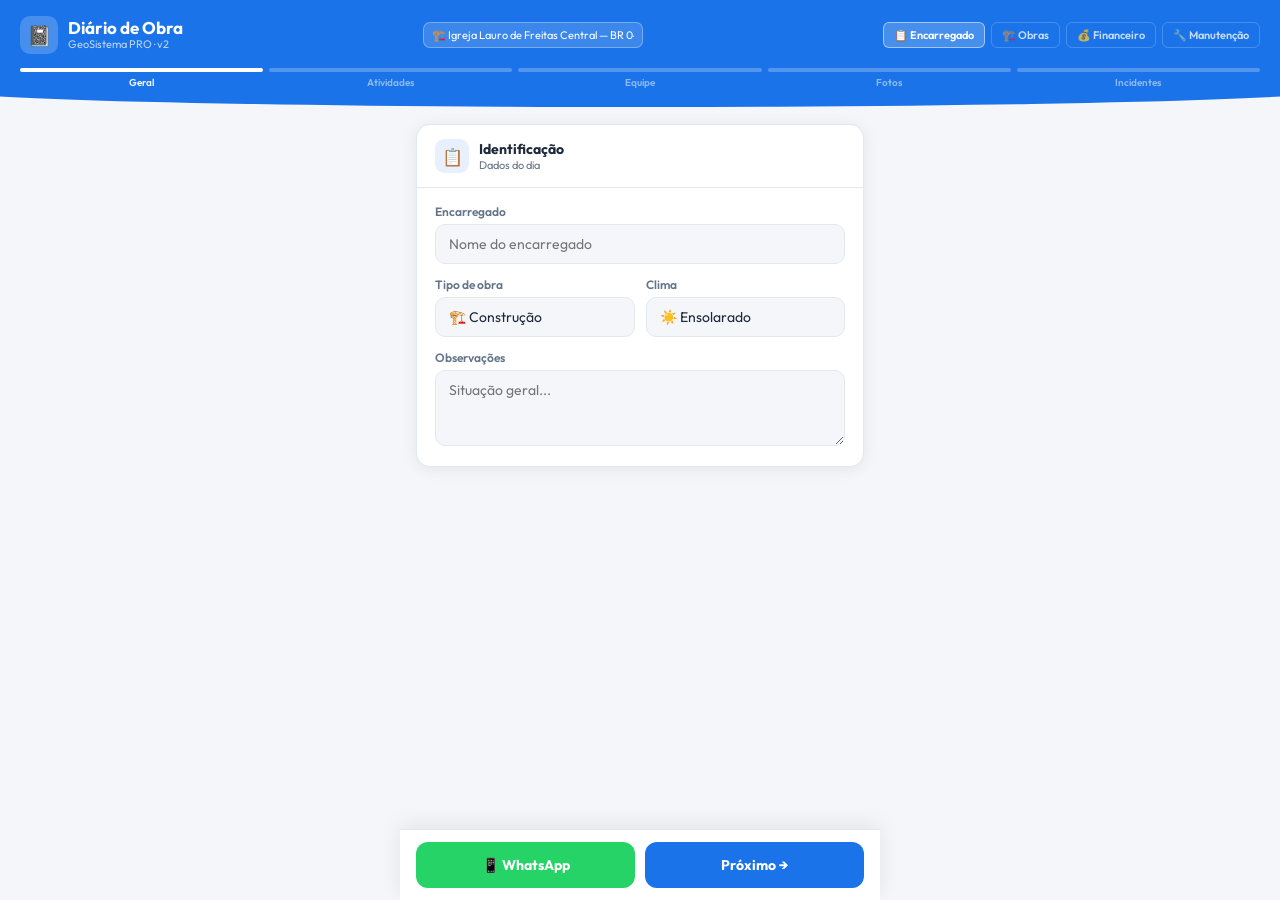
<file: Dashboard_obra.html>
<!DOCTYPE html>
<html lang="pt-BR">
<head>
<meta charset="UTF-8">
<meta name="viewport" content="width=device-width, initial-scale=1.0, maximum-scale=1.0, user-scalable=no">
<title>GeoSistema PRO — Diário de Obra (Encarregado)</title>
<link href="https://fonts.googleapis.com/css2?family=Outfit:wght@300;400;500;600;700;800&family=DM+Mono:wght@400;500&display=swap" rel="stylesheet">
<style>
:root{--bg:#f4f6fa;--sur:#fff;--brd:#e2e8f0;--blue:#1a73e8;--blue-lt:#e8f0fd;--teal:#00b894;--teal-lt:#e0f7f3;--amber:#f59e0b;--amber-lt:#fef3c7;--red:#ef4444;--red-lt:#fee2e2;--green:#22c55e;--green-lt:#dcfce7;--purple:#8b5cf6;--purple-lt:#ede9fe;--text:#1e293b;--muted:#64748b;--r:14px;--sh:0 2px 16px rgba(0,0,0,.08);}
*{box-sizing:border-box;margin:0;padding:0;-webkit-tap-highlight-color:transparent;}
body{font-family:'Outfit',sans-serif;background:var(--bg);color:var(--text);min-height:100vh;padding-bottom:90px;}
.app-header{background:var(--blue);padding:16px 20px 0;}
.h-top{display:flex;align-items:center;justify-content:space-between;}
.h-logo{display:flex;align-items:center;gap:10px;}
.h-icon{width:38px;height:38px;background:rgba(255,255,255,.2);border-radius:10px;display:grid;place-items:center;font-size:20px;}
.h-title{color:#fff;font-size:17px;font-weight:700;line-height:1.1;}
.h-sub{color:rgba(255,255,255,.7);font-size:11px;}
.h-nav{display:flex;gap:6px;}
.h-nav a{color:rgba(255,255,255,.75);font-size:11px;font-weight:600;padding:5px 10px;border-radius:6px;text-decoration:none;border:1px solid rgba(255,255,255,.2);}
.h-nav .h-nav-active{color:#fff;background:rgba(255,255,255,.2);border-color:rgba(255,255,255,.5);cursor:default;}
.step-bar{display:flex;gap:6px;padding:14px 0 0;}
.si{flex:1;}
.sl{height:4px;border-radius:99px;background:rgba(255,255,255,.25);transition:background .3s;}
.sl.done{background:rgba(255,255,255,.75);}
.sl.active{background:#fff;}
.slbl{font-size:10px;color:rgba(255,255,255,.5);text-align:center;margin-top:4px;font-weight:600;}
.slbl.active{color:rgba(255,255,255,.95);}
.wave{height:18px;background:var(--blue);clip-path:ellipse(55% 100% at 50% 0%);margin-bottom:-1px;}
.content{padding:18px 16px;max-width:480px;margin:0 auto;}
.sc{background:var(--sur);border-radius:var(--r);box-shadow:var(--sh);margin-bottom:14px;overflow:hidden;border:1px solid var(--brd);animation:su .3s ease both;}
@keyframes su{from{opacity:0;transform:translateY(14px);}to{opacity:1;transform:translateY(0);}}
.sc-h{padding:14px 18px;border-bottom:1px solid var(--brd);display:flex;align-items:center;gap:10px;}
.sc-ico{width:34px;height:34px;border-radius:9px;display:grid;place-items:center;font-size:17px;flex-shrink:0;}
.ib{background:var(--blue-lt);}.it{background:var(--teal-lt);}.ia{background:var(--amber-lt);}.ir{background:var(--red-lt);}.ip{background:var(--purple-lt);}
.sc-title{font-size:14px;font-weight:700;}
.sc-sub{font-size:11px;color:var(--muted);}
.sc-b{padding:16px 18px;}
.fg{margin-bottom:13px;}
.fg:last-child{margin-bottom:0;}
label.fl{display:block;font-size:12px;font-weight:600;color:var(--muted);margin-bottom:5px;}
input,select,textarea{width:100%;padding:10px 13px;background:var(--bg);border:1.5px solid var(--brd);border-radius:10px;color:var(--text);font-family:'Outfit',sans-serif;font-size:14px;outline:none;transition:border-color .2s;-webkit-appearance:none;}
input:focus,select:focus,textarea:focus{border-color:var(--blue);box-shadow:0 0 0 3px rgba(26,115,232,.1);}
.fr2{display:grid;grid-template-columns:1fr 1fr;gap:11px;}

/* FASE FILTRO */
.fase-scroll{overflow-x:auto;padding-bottom:6px;margin-bottom:13px;}
.fps{display:flex;gap:7px;width:max-content;}
.fp{padding:6px 13px;border-radius:20px;border:1.5px solid var(--brd);background:var(--bg);font-size:12px;font-weight:600;cursor:pointer;white-space:nowrap;-webkit-user-select:none;user-select:none;transition:all .15s;}
.fp.ativo{background:var(--blue);border-color:var(--blue);color:#fff;}

/* ATIVIDADE */
.ativ-list{display:flex;flex-direction:column;gap:7px;}
.ai{border:1.5px solid var(--brd);border-radius:10px;background:var(--bg);overflow:hidden;transition:border-color .2s;}
.ai.sel{border-color:var(--blue);background:var(--blue-lt);}
.ai.parcial{border-color:var(--amber);background:var(--amber-lt);}
.ai.done{border-color:var(--green);background:var(--green-lt);opacity:.72;}
.ai-head{display:flex;align-items:flex-start;gap:10px;padding:11px 13px;cursor:pointer;-webkit-user-select:none;user-select:none;}
.ai-chk{width:22px;height:22px;border-radius:6px;border:2px solid var(--brd);flex-shrink:0;margin-top:1px;display:grid;place-items:center;font-size:12px;transition:all .15s;}
.ai.sel .ai-chk{background:var(--blue);border-color:var(--blue);color:#fff;}
.ai.parcial .ai-chk{background:var(--amber);border-color:var(--amber);color:#fff;}
.ai.done .ai-chk{background:var(--green);border-color:var(--green);color:#fff;}
.ai-info{flex:1;}
.ai-nome{font-size:13px;font-weight:600;line-height:1.3;}
.ai-meta{display:flex;gap:5px;margin-top:3px;flex-wrap:wrap;align-items:center;}
.fpill{padding:2px 6px;border-radius:5px;font-size:10px;font-weight:700;text-transform:uppercase;}
.lock-badge{font-size:10px;color:var(--green);font-weight:700;display:flex;align-items:center;gap:3px;}
.ai-pct{padding:0 13px 12px;display:none;}
.ai.sel .ai-pct,.ai.parcial .ai-pct{display:block;}
.pct-lbl{font-size:11px;color:var(--muted);margin-bottom:5px;font-weight:600;}
.pct-sl{width:100%;-webkit-appearance:none;height:6px;border-radius:99px;outline:none;padding:0;border:none;background:linear-gradient(to right,var(--blue) 0%,var(--blue) var(--val,0%),var(--brd) var(--val,0%));}
.pct-sl::-webkit-slider-thumb{-webkit-appearance:none;width:20px;height:20px;border-radius:50%;background:var(--blue);cursor:pointer;border:3px solid #fff;box-shadow:0 1px 4px rgba(0,0,0,.2);}
.pct-quick{display:flex;gap:6px;margin-top:8px;}
.pq{padding:4px 10px;border-radius:6px;font-size:11px;font-weight:700;border:1.5px solid var(--brd);background:var(--bg);cursor:pointer;transition:all .12s;}
.pq.sel{background:var(--blue);border-color:var(--blue);color:#fff;}

/* MÃO DE OBRA */
.mdo-item{display:flex;align-items:center;gap:10px;padding:10px 13px;background:var(--bg);border-radius:10px;border:1.5px solid var(--brd);margin-bottom:8px;}
.mdo-av{width:34px;height:34px;border-radius:50%;background:linear-gradient(135deg,var(--blue),var(--teal));display:grid;place-items:center;color:#fff;font-size:15px;flex-shrink:0;}
.mdo-nome{flex:1;font-size:13px;font-weight:600;}
.mdo-func{font-size:11px;color:var(--muted);}
.mdo-h{font-family:'DM Mono',monospace;font-size:12px;color:var(--blue);font-weight:500;}
.btn-rm{width:28px;height:28px;border-radius:7px;border:none;background:var(--red-lt);color:var(--red);cursor:pointer;font-size:14px;display:grid;place-items:center;}
.btn-add{width:100%;padding:11px;border-radius:10px;border:1.5px dashed var(--brd);background:transparent;color:var(--blue);font-family:'Outfit',sans-serif;font-size:13px;font-weight:600;cursor:pointer;display:flex;align-items:center;justify-content:center;gap:6px;margin-top:8px;}

/* FOTOS */
.fgrid{display:grid;grid-template-columns:repeat(3,1fr);gap:8px;}
.fslot{aspect-ratio:1;border-radius:10px;overflow:hidden;border:1.5px dashed var(--brd);position:relative;cursor:pointer;background:var(--bg);display:grid;place-items:center;}
.fslot.filled{border-style:solid;border-color:var(--teal);}
.fslot img{width:100%;height:100%;object-fit:cover;display:block;}
.fph{text-align:center;padding:8px;}
.fph .cam{font-size:22px;margin-bottom:3px;}
.fph span{font-size:10px;color:var(--muted);font-weight:500;display:block;}
.fdel{position:absolute;top:4px;right:4px;width:22px;height:22px;background:rgba(0,0,0,.55);border:none;border-radius:50%;color:#fff;font-size:11px;cursor:pointer;display:grid;place-items:center;}

/* INCIDENTES */
.inc-grid{display:grid;grid-template-columns:1fr 1fr;gap:8px;margin-bottom:13px;}
.inc-btn{padding:10px 8px;border-radius:10px;border:1.5px solid var(--brd);background:var(--bg);font-family:'Outfit',sans-serif;font-size:12px;font-weight:600;cursor:pointer;text-align:center;-webkit-user-select:none;user-select:none;transition:all .15s;line-height:1.4;}
.inc-btn.ir2{background:var(--red-lt);border-color:var(--red);color:#991b1b;}
.inc-btn.ia2{background:var(--amber-lt);border-color:var(--amber);color:#92400e;}
.inc-btn.ip2{background:var(--purple-lt);border-color:var(--purple);color:#5b21b6;}
.inc-btn.ib2{background:var(--blue-lt);border-color:var(--blue);color:var(--blue);}
.grav-row{display:flex;gap:8px;margin-bottom:13px;}
.gv{flex:1;padding:8px 4px;border-radius:8px;border:1.5px solid var(--brd);background:var(--bg);font-size:12px;font-weight:600;cursor:pointer;text-align:center;-webkit-user-select:none;user-select:none;}
.gv.g1.sel{background:var(--green-lt);border-color:var(--green);color:#15803d;}
.gv.g2.sel{background:var(--amber-lt);border-color:var(--amber);color:#92400e;}
.gv.g3.sel{background:var(--red-lt);border-color:var(--red);color:#991b1b;}

/* RESUMO */
.res-grid{display:grid;grid-template-columns:1fr 1fr;gap:10px;margin-bottom:12px;}
.res-box{padding:12px;background:var(--bg);border-radius:10px;text-align:center;}
.res-val{font-size:22px;font-weight:800;}
.res-lbl{font-size:10px;color:var(--muted);font-weight:500;margin-top:2px;}

/* BOTTOM */
.bottom-bar{position:fixed;bottom:0;left:0;right:0;background:var(--sur);border-top:1px solid var(--brd);padding:12px 16px;display:flex;gap:10px;box-shadow:0 -4px 20px rgba(0,0,0,.08);}
.btn-wa{flex:1;padding:14px;border-radius:12px;border:none;background:#25d366;color:#fff;font-family:'Outfit',sans-serif;font-size:14px;font-weight:700;cursor:pointer;}
.btn-wa:active{background:#1da851;}
.btn-sv{flex:1;padding:14px;border-radius:12px;border:none;background:var(--blue);color:#fff;font-family:'Outfit',sans-serif;font-size:14px;font-weight:700;cursor:pointer;}
.btn-sv:active{background:#1558b0;}
.sh-ov{display:none;position:fixed;inset:0;background:rgba(0,0,0,.5);z-index:200;align-items:flex-end;backdrop-filter:blur(3px);}
.sh-ov.open{display:flex;}
.sheet{background:var(--sur);border-radius:20px 20px 0 0;padding:22px 20px;width:100%;animation:shup .28s cubic-bezier(.4,0,.2,1);}
@keyframes shup{from{transform:translateY(100%);}to{transform:translateY(0);}}
.sh-h{width:40px;height:4px;background:var(--brd);border-radius:99px;margin:0 auto 18px;}
.sh-title{font-size:17px;font-weight:700;margin-bottom:16px;}
.toast{position:fixed;top:72px;left:50%;transform:translateX(-50%) translateY(-14px);background:#1e293b;color:#fff;padding:9px 20px;border-radius:99px;font-size:13px;font-weight:600;opacity:0;transition:all .25s;z-index:300;white-space:nowrap;pointer-events:none;}
.toast.show{opacity:1;transform:translateX(-50%) translateY(0);}

/* fase pill colors */
.f0{background:#e2e8f0;color:#475569;}.f1{background:var(--amber-lt);color:#92400e;}.f2{background:var(--blue-lt);color:var(--blue);}.f3{background:var(--teal-lt);color:#065f46;}.f4{background:var(--green-lt);color:#15803d;}.f5{background:#e2e8f0;color:#475569;}.f6{background:#fef3c7;color:#92400e;}.f7{background:var(--red-lt);color:#991b1b;}.f8{background:var(--blue-lt);color:#1e40af;}.f9{background:var(--teal-lt);color:#065f46;}.f10{background:#ede9fe;color:#5b21b6;}.f11{background:#fef3c7;color:#78350f;}.f12{background:var(--green-lt);color:#14532d;}

@media(min-width:480px){.content{margin:0 auto;}.bottom-bar{max-width:480px;left:50%;transform:translateX(-50%);}}
</style>
</head>
<body>
<div class="toast" id="toast"></div>

<div class="app-header">
  <div class="h-top">
    <div class="h-logo">
      <div class="h-icon">📓</div>
      <div><div class="h-title">Diário de Obra</div><div class="h-sub">GeoSistema PRO · v2</div></div>
    </div>
    <div style="display:flex;align-items:center;gap:6px;flex:1;max-width:220px;margin:0 10px;">
      <select id="obraSelect" onchange="trocarObra(this.value)"
        style="padding:5px 8px;background:rgba(255,255,255,.15);border:1px solid rgba(255,255,255,.3);
               border-radius:7px;color:#fff;font-size:11px;font-family:'Outfit',sans-serif;
               outline:none;cursor:pointer;width:100%;">
      </select>
    </div>
    <div class="h-nav">
      <a href="#" class="h-nav-active">📋 Encarregado</a>
      <a href="Diario_de_Obra_v2.html">🏗️ Obras</a>
      <a href="Dashboard_Financeiro.html">💰 Financeiro</a>
      <a href="Dashboard_Manutencao.html">🔧 Manutenção</a>
    </div>
  </div>
  <div class="step-bar" id="stepBar"></div>
</div>
<div class="wave"></div>
<div class="content" id="mainContent"></div>

<div class="bottom-bar">
  <button class="btn-wa" onclick="enviarWhats()">📱 WhatsApp</button>
  <button class="btn-sv" id="btnNext" onclick="avancar()">Próximo →</button>
</div>

<!-- Sheet: Adicionar Trabalhador -->
<div class="sh-ov" id="shTrab">
  <div class="sheet">
    <div class="sh-h"></div>
    <div class="sh-title">➕ Adicionar Trabalhador</div>
    <div class="fg"><label class="fl">Nome</label><input type="text" id="tNome" placeholder="Nome completo"></div>
    <div class="fr2">
      <div class="fg"><label class="fl">Função</label>
        <select id="tFunc"><option>Pedreiro</option><option>Servente</option><option>Eletricista</option><option>Encanador</option><option>Pintor</option><option>Carpinteiro</option><option>Armador</option><option>Mestre</option><option>Encarregado</option><option>Outro</option></select>
      </div>
      <div class="fg"><label class="fl">Horas</label><input type="number" id="tHoras" value="8" min="1" max="12"></div>
    </div>
    <button class="btn-sv" style="width:100%;border:none;border-radius:12px;padding:14px;font-size:14px;font-weight:700;margin-top:4px;" onclick="confirmarTrab()">✅ Confirmar</button>
  </div>
</div>

<script>
// ============================================================
// DADOS
// ============================================================
const FASES=['Proc. Admin.','Terreno','Projeto','Infraestrutura','Superestrutura','Alvenaria','Pisos','Elétrica','Hidráulica','Cobertura','Revestimentos','Pintura','Acabamentos'];

// Atividades — fase 0 (Admin.) removida do diário do encarregado
const ATIVS=[
  {id:'AT41',fase:1,nome:'Topografia'},
  {id:'AT51',fase:1,nome:'Terraplanagem'},
  {id:'AT61',fase:1,nome:'Muro de divisa'},
  {id:'AT181',fase:3,nome:'Gabarito e Marcação Alvenaria'},
  {id:'AT191',fase:3,nome:'Corte e Montagem Ferragens'},
  {id:'AT201',fase:3,nome:'Formas'},
  {id:'AT211',fase:3,nome:'Concretagem'},
  {id:'AT221',fase:3,nome:'Desforma'},
  {id:'AT231',fase:3,nome:'Impermeabilização Baldrame'},
  {id:'AT241',fase:3,nome:'Muros de Divisa'},
  {id:'AT251',fase:4,nome:'Mobilização interna'},
  {id:'AT261',fase:4,nome:'Linha de vida na Laje'},
  {id:'AT271',fase:4,nome:'Ferragem Pilares / SPDA'},
  {id:'AT281',fase:4,nome:'Formas dos Pilares'},
  {id:'AT291',fase:4,nome:'Concretar Pilares'},
  {id:'AT301',fase:4,nome:'Desforma de Pilares'},
  {id:'AT311',fase:4,nome:'Armação Vigas Superiores'},
  {id:'AT321',fase:4,nome:'Forma Vigas Superiores'},
  {id:'AT331',fase:4,nome:'Concretagem Vigas Superiores'},
  {id:'AT341',fase:4,nome:'Desforma Vigas'},
  {id:'AT351',fase:5,nome:'Alvenaria interna'},
  {id:'AT361',fase:5,nome:'Alvenaria externa'},
  {id:'AT371',fase:5,nome:'Reboco interno'},
  {id:'AT381',fase:5,nome:'Reboco externo'},
  {id:'AT391',fase:5,nome:'Finalização reboco'},
  {id:'AT401',fase:6,nome:'Contrapiso interno'},
  {id:'AT411',fase:6,nome:'Contrapiso externo'},
  {id:'AT421',fase:6,nome:'Piso intertravado'},
  {id:'AT431',fase:7,nome:'Compra materiais elétrica'},
  {id:'AT441',fase:7,nome:'Equipe eletricista — início'},
  {id:'AT451',fase:7,nome:'Passagem cabos interno'},
  {id:'AT461',fase:7,nome:'Espelhos e tomadas'},
  {id:'AT471',fase:7,nome:'QG de Forças'},
  {id:'AT481',fase:7,nome:'Passagem cabos externos'},
  {id:'AT491',fase:7,nome:'Luminárias'},
  {id:'AT501',fase:8,nome:'Compra materiais hidráulica'},
  {id:'AT511',fase:8,nome:'Equipe hidráulica — início'},
  {id:'AT521',fase:8,nome:'Tubulação externa'},
  {id:'AT531',fase:8,nome:'Tubulação interna'},
  {id:'AT541',fase:8,nome:'Caixas de passagens'},
  {id:'AT551',fase:8,nome:'Instalação peças hidráulicas'},
  {id:'AT561',fase:9,nome:'Estrutura cobertura — reparo'},
  {id:'AT571',fase:9,nome:'Calhas'},
  {id:'AT581',fase:9,nome:'Compra de Forro'},
  {id:'AT591',fase:9,nome:'Instalação Forro 1'},
  {id:'AT601',fase:9,nome:'Instalação Forro 2'},
  {id:'AT611',fase:9,nome:'Pastilhas fachada'},
  {id:'AT621',fase:10,nome:'Compra revestimentos'},
  {id:'AT631',fase:10,nome:'Revestimentos banheiros'},
  {id:'AT641',fase:10,nome:'Revestimentos Nave'},
  {id:'AT651',fase:10,nome:'Revestimentos externos'},
  {id:'AT661',fase:11,nome:'Compra materiais pintura'},
  {id:'AT671',fase:11,nome:'Emassamento interno'},
  {id:'AT681',fase:11,nome:'Emassamento externo'},
  {id:'AT691',fase:11,nome:'Pintura interna'},
  {id:'AT701',fase:11,nome:'Pintura externa'},
  {id:'AT711',fase:11,nome:'Sinalização e segurança'},
  {id:'AT721',fase:12,nome:'Portas e batentes'},
  {id:'AT731',fase:12,nome:'Cotação Esquadrias'},
  {id:'AT741',fase:12,nome:'Instalação Esquadrias'},
  {id:'AT751',fase:12,nome:'Peças sanitárias'},
  {id:'AT761',fase:12,nome:'Cotação Ar condicionado'},
  {id:'AT771',fase:12,nome:'Instalação Ar condicionado'},
  {id:'AT821',fase:12,nome:'Ajustes Finais'},
];

// ============================================================
// ESTADO PERSISTENTE
// ============================================================
// ── Helper localStorage (mesmo padrão do Dashboard de Obras) ──
const LS={
  get:(k,fb=null)=>{try{const v=localStorage.getItem(k);return v!==null?JSON.parse(v):fb;}catch{return fb;}},
  set:(k,v)=>{try{localStorage.setItem(k,JSON.stringify(v));return true;}catch{return false;}}
};

// ── Obra ativa — sincroniza com Diario_de_Obra_v2 ──
function getObraAtiva(){return LS.get('geo_obra_ativa','obra_default');}
function lsObra(chave){return chave+'_'+getObraAtiva();}
const OBRAS_SEED = [
  {id:'obra_default',   nome:'Igreja Lauro de Freitas Central', tipo:'construcao', local:'Lauro de Freitas / BA', codigo:'BR 04 1599'},
  {id:'obra_CIA',       nome:'Igreja Simões Filho — CIA',         tipo:'construcao', local:'CIA / Simões Filho',          codigo:'BR 040281'},
  {id:'obra_CoroaLagoa',nome:'Igreja Coroa da Lagoa',             tipo:'construcao', local:'Coroa da Lagoa / Simões Filho',codigo:'BR 04 0767'},
  {id:'obra_Covel',     nome:'Igreja Covel',                      tipo:'construcao', local:'Covel / Simões Filho',         codigo:'BR 04 2566'},
  {id:'obra_IlhaSJ',    nome:'Igreja Ilha de São João',           tipo:'construcao', local:'Ilha de São João / Simões Filho',codigo:'BR 04 0934'},
  {id:'obra_LuizEd',    nome:'Igreja Luiz Eduardo',               tipo:'construcao', local:'Luiz Eduardo / Simões Filho',  codigo:'BR 04 0533'},
  {id:'obra_Mapele',    nome:'Igreja Mapele',                     tipo:'construcao', local:'Mapele / Simões Filho',        codigo:'BR 04 1760'},
  {id:'obra_NovaPit',   nome:'Igreja Nova Pitanguinha',           tipo:'construcao', local:'Nova Pitanguinha / Simões Filho',codigo:'BR 04 0480'},
  {id:'obra_Palmares',  nome:'Igreja Palmares',                   tipo:'construcao', local:'Palmares / Simões Filho',      codigo:'BR 04 1732'},
  {id:'obra_PontoPar',  nome:'Igreja Ponto Parada',               tipo:'construcao', local:'Ponto Parada / Simões Filho',  codigo:'BR 04 2372'},
  {id:'obra_StoAnt',    nome:'Igreja Santo Antônio Rios das Pedras',tipo:'construcao',local:'Rios das Pedras / Simões Filho',codigo:'BR 04 1613'},
  {id:'obra_SF1',       nome:'Igreja Simões Filho 1',             tipo:'construcao', local:'Simões Filho 1 / Simões Filho',codigo:'BR 04 2139'},
  {id:'obra_AreiaB',    nome:'Igreja Areia Branca',               tipo:'construcao', local:'Areia Branca / Lauro de Freitas',codigo:'BR 04 1466'},
  {id:'obra_Caic',      nome:'Igreja Caic',                       tipo:'reforma',    local:'Caic / Lauro de Freitas',      codigo:'BR 04 1599'},
  {id:'obra_Itinga',    nome:'Igreja Itinga',                     tipo:'construcao', local:'Itinga / Lauro de Freitas',    codigo:'BR 04 0475'},
  {id:'obra_PqSP',      nome:'Igreja Pq São Paulo',               tipo:'construcao', local:'Pq São Paulo / Lauro de Freitas',codigo:'BR 04 1176'},
  {id:'obra_Portao',    nome:'Igreja Portão',                     tipo:'construcao', local:'Portão / Lauro de Freitas',    codigo:'BR 04 1103'},
  {id:'obra_Ipitanga',  nome:'Igreja Praia de Ipitanga',          tipo:'construcao', local:'Praia de Ipitanga / Lauro de Freitas',codigo:'BR 04 1055'},
  {id:'obra_VidaNova',  nome:'Igreja Vida Nova',                  tipo:'construcao', local:'Vida Nova / Lauro de Freitas', codigo:'BR 04 1806'},
];

// Inicializa geo_obras com o seed se ainda não existir
(function initObras(){
  const existing = LS.get('geo_obras', null);
  if (!existing || existing.length === 0) {
    LS.set('geo_obras', OBRAS_SEED);
  }
})();

function getObraInfo(){
  const obras = LS.get('geo_obras', OBRAS_SEED);
  return obras.find(o=>o.id===getObraAtiva()) || obras[0];
}

// Popula o seletor de obra no header (só obras cadastradas no Dashboard)
function popularObraSelect(){
  const sel=document.getElementById('obraSelect');
  if(!sel)return;
  const obras = LS.get('geo_obras', OBRAS_SEED);
  const ativa = getObraAtiva();
  // Agrupar por cidade
  const sf    = obras.filter(o=>o.local&&o.local.includes('Simões Filho'));
  const lf    = obras.filter(o=>o.local&&o.local.includes('Lauro de Freitas'));
  const outros= obras.filter(o=>!o.local||(!o.local.includes('Simões Filho')&&!o.local.includes('Lauro de Freitas')));
  function optGroup(label, lista){
    if(!lista.length) return '';
    return `<optgroup label="${label}">`+
      lista.map(o=>`<option value="${o.id}" ${o.id===ativa?'selected':''}>${o.tipo==='reforma'?'🔧':'🏗️'} ${o.nome}${o.codigo?' — '+o.codigo:''}</option>`).join('')+
      '</optgroup>';
  }
  sel.innerHTML = optGroup('Simões Filho', sf) +
                  optGroup('Lauro de Freitas', lf) +
                  (outros.length ? optGroup('Outros', outros) : '');
  // Atualiza tipo no state ao trocar obra
  const obra=getObraInfo();
  if(obra) S.tipoObra=obra.tipo;
}

function loadPct(){return LS.get(lsObra('geo_atividades_pct'),{});}
function savePct(e){
  LS.set(lsObra('geo_atividades_pct'),e);
  const vals=ATIVS.map(a=>e[a.id]||0);
  const avg=Math.round(vals.reduce((s,v)=>s+v,0)/ATIVS.length);
  LS.set(lsObra('geo_avanco_fisico'),avg);
  LS.set('geo_avanco_fisico',avg); // compatibilidade Dashboard_Financeiro
}
let PCT=loadPct();

let step=0;const STEPS=5;
const S={
  data:new Date().toLocaleDateString('pt-BR'),
  encarregado:'',tipoObra:'construcao',clima:'☀️ Ensolarado',obs:'',
  selecionadas:[],servicosDesc:'',trabalhadores:[],fotos:[],
  incidentes:[],incGrav:'',incFerr:'',incDesc:''
};
let FF=-1;

const SNOMES=['Geral','Atividades','Equipe','Fotos','Incidentes'];

// ============================================================
// BARRA DE PASSOS
// ============================================================
function updateBar(){
  document.getElementById('stepBar').innerHTML=SNOMES.map((n,i)=>
    `<div class="si"><div class="sl ${i<step?'done':i===step?'active':''}"></div><div class="slbl ${i===step?'active':''}">${n}</div></div>`
  ).join('');
  document.getElementById('btnNext').textContent=step===STEPS-1?'✅ Concluir':'Próximo →';
}

function render(){updateBar();const c=document.getElementById('mainContent');c.innerHTML='';[rGeral,rAtivs,rEquipe,rFotos,rInc][step](c);}

// ============================================================
// STEP 0 — GERAL
// ============================================================
function rGeral(c){
  c.innerHTML=`<div class="sc">
    <div class="sc-h"><div class="sc-ico ib">📋</div><div><div class="sc-title">Identificação</div><div class="sc-sub">Dados do dia</div></div></div>
    <div class="sc-b">
      <div class="fg"><label class="fl">Encarregado</label><input id="g_enc" value="${S.encarregado}" placeholder="Nome do encarregado"></div>
      <div class="fr2">
        <div class="fg"><label class="fl">Tipo de obra</label>
          <select id="g_tipo">
            <option value="construcao" ${S.tipoObra==='construcao'?'selected':''}>🏗️ Construção</option>
            <option value="reforma" ${S.tipoObra==='reforma'?'selected':''}>🔧 Reforma</option>
          </select>
        </div>
        <div class="fg"><label class="fl">Clima</label>
          <select id="g_cli">
            <option>☀️ Ensolarado</option><option>⛅ Nublado</option><option>🌧️ Chuva leve</option><option>⛈️ Chuva forte</option>
          </select>
        </div>
      </div>
      <div class="fg"><label class="fl">Observações</label><textarea id="g_obs" rows="3" placeholder="Situação geral...">${S.obs}</textarea></div>
    </div>
  </div>`;
  document.getElementById('g_cli').value=S.clima;
}
function svGeral(){
  S.encarregado=document.getElementById('g_enc')?.value||S.encarregado;
  S.tipoObra=document.getElementById('g_tipo')?.value||S.tipoObra;
  S.clima=document.getElementById('g_cli')?.value||S.clima;
  S.obs=document.getElementById('g_obs')?.value||S.obs;
}

// ============================================================
// STEP 1 — ATIVIDADES (com trava + % conclusão)
// ============================================================
function rAtivs(c){
  const fases=[...new Set(ATIVS.map(a=>a.fase))];
  const lista=FF===-1?ATIVS:ATIVS.filter(a=>a.fase===FF);
  const concl=ATIVS.filter(a=>(PCT[a.id]||0)>=100).length;

  const filtros=`<div class="fase-scroll"><div class="fps">
    <div class="fp ${FF===-1?'ativo':''}" onclick="filtFase(-1)">Todas (${ATIVS.length})</div>
    ${fases.map(f=>{
      const n=ATIVS.filter(a=>a.fase===f).length;
      const d=ATIVS.filter(a=>a.fase===f&&(PCT[a.id]||0)>=100).length;
      return`<div class="fp ${FF===f?'ativo':''}" onclick="filtFase(${f})">${FASES[f]} ${d}/${n}</div>`;
    }).join('')}
  </div></div>`;

  const itens=lista.map(a=>{
    const p=PCT[a.id]||0;
    const isSel=S.selecionadas.some(s=>s.id===a.id);
    const isDone=p>=100;
    const isParcial=p>0&&p<100&&isSel;
    const cls=isDone?'done':isParcial?'parcial':isSel?'sel':'';
    const chk=isDone?'✓':isParcial?`${p}%`:isSel?'✓':'';
    // Atividade concluída (100%) fica travada — apenas mostra badge
    const headClick=isDone
      ?`onclick="showT('🔒 Concluída — já registrada!')"`
      :`onclick="togA('${a.id}')"`;
    return`<div class="ai ${cls}" id="ai_${a.id}">
      <div class="ai-head" ${headClick}>
        <div class="ai-chk">${chk}</div>
        <div class="ai-info">
          <div class="ai-nome">${a.nome}</div>
          <div class="ai-meta">
            <span class="fpill f${a.fase}">${FASES[a.fase]}</span>
            <span style="font-size:10px;color:var(--muted);font-family:'DM Mono',monospace;">${a.id}</span>
            ${p>0&&!isDone?`<span style="font-size:11px;font-weight:700;color:var(--amber);">${p}%</span>`:''}
            ${isDone?'<span class="lock-badge">🔒 100%</span>':''}
          </div>
        </div>
      </div>
      ${!isDone?`<div class="ai-pct">
        <div class="pct-lbl">Conclusão: <strong id="pv_${a.id}">${p}%</strong></div>
        <input type="range" class="pct-sl" min="0" max="100" step="5" value="${p}" style="--val:${p}%"
          oninput="updP('${a.id}',this.value)"
          onchange="cmtP('${a.id}',this.value)">
        <div class="pct-quick">
          ${[25,50,75,100].map(v=>`<div class="pq ${p===v?'sel':''}" onclick="setP('${a.id}',${v})">${v}%</div>`).join('')}
        </div>
      </div>`:''}
    </div>`;
  }).join('');

  c.innerHTML=`<div class="sc">
    <div class="sc-h"><div class="sc-ico it">✅</div><div><div class="sc-title">Atividades Executadas</div><div class="sc-sub">${S.selecionadas.length} ativas · ${concl} concluídas (🔒)</div></div></div>
    <div class="sc-b">
      ${filtros}
      <div class="ativ-list">${itens}</div>
      <div class="fg" style="margin-top:14px;">
        <label class="fl">Descrição dos serviços</label>
        <textarea id="a_desc" rows="4" placeholder="Materiais, metragem, detalhes...">${S.servicosDesc}</textarea>
      </div>
    </div>
  </div>`;
}
function filtFase(f){svAtiv();FF=f;rAtivs(document.getElementById('mainContent'));}
function togA(id){
  const i=S.selecionadas.findIndex(s=>s.id===id);
  if(i===-1)S.selecionadas.push({id,pct:PCT[id]||0});
  else S.selecionadas.splice(i,1);
  rAtivs(document.getElementById('mainContent'));
}
function updP(id,v){
  v=parseInt(v);
  const el=document.getElementById('pv_'+id);if(el)el.textContent=v+'%';
  const sl=document.querySelector(`#ai_${id} .pct-sl`);if(sl)sl.style.setProperty('--val',v+'%');
  document.querySelectorAll(`#ai_${id} .pq`).forEach(b=>b.classList.toggle('sel',parseInt(b.textContent)===v));
  const s=S.selecionadas.find(s=>s.id===id);if(s)s.pct=v;
}
function cmtP(id,v){
  v=parseInt(v);PCT[id]=v;savePct(PCT);
  if(v>=100){showT('✅ '+id+' concluída!');setTimeout(()=>rAtivs(document.getElementById('mainContent')),500);}
  else{const s=S.selecionadas.find(s=>s.id===id);if(!s)S.selecionadas.push({id,pct:v});}
}
function setP(id,v){
  PCT[id]=v;savePct(PCT);
  const s=S.selecionadas.find(s=>s.id===id);
  if(s)s.pct=v;else S.selecionadas.push({id,pct:v});
  if(v>=100){showT('✅ '+id+' concluída!');setTimeout(()=>rAtivs(document.getElementById('mainContent')),400);}
  else{rAtivs(document.getElementById('mainContent'));}
}
function svAtiv(){S.servicosDesc=document.getElementById('a_desc')?.value||S.servicosDesc;}

// ============================================================
// STEP 2 — EQUIPE / MÃO DE OBRA
// ============================================================
function rEquipe(c){
  const tot=S.trabalhadores.reduce((s,t)=>s+(parseFloat(t.horas)||0),0);
  const lista=S.trabalhadores.length
    ?S.trabalhadores.map((t,i)=>`<div class="mdo-item">
        <div class="mdo-av">👷</div>
        <div style="flex:1;"><div class="mdo-nome">${t.nome}</div><div class="mdo-func">${t.funcao}</div></div>
        <span class="mdo-h">${t.horas}h</span>
        <button class="btn-rm" onclick="rmT(${i})">✕</button>
      </div>`).join('')
    :`<p style="text-align:center;color:var(--muted);font-size:13px;padding:12px 0;">Nenhum trabalhador.</p>`;
  c.innerHTML=`<div class="sc">
    <div class="sc-h"><div class="sc-ico ia">👷</div><div><div class="sc-title">Mão de Obra</div><div class="sc-sub">${S.trabalhadores.length} trabalhador(es) · ${tot}h</div></div></div>
    <div class="sc-b">
      ${lista}
      <button class="btn-add" onclick="abrirSh()">➕ Adicionar trabalhador</button>
      ${tot>0?`<div style="margin-top:10px;padding:10px 14px;background:var(--blue-lt);border-radius:10px;font-size:12px;color:var(--blue);font-weight:600;">📊 ${S.trabalhadores.length} trabalhadores · ${tot} horas-homem</div>`:''}
    </div>
  </div>`;
}
function rmT(i){S.trabalhadores.splice(i,1);rEquipe(document.getElementById('mainContent'));}
function abrirSh(){document.getElementById('tNome').value='';document.getElementById('tHoras').value='8';document.getElementById('shTrab').classList.add('open');setTimeout(()=>document.getElementById('tNome').focus(),280);}
function fecharSh(){document.getElementById('shTrab').classList.remove('open');}
document.getElementById('shTrab').addEventListener('click',e=>{if(e.target===e.currentTarget)fecharSh();});
function confirmarTrab(){
  const n=document.getElementById('tNome').value.trim();
  if(!n){showT('⚠️ Informe o nome');return;}
  S.trabalhadores.push({nome:n,funcao:document.getElementById('tFunc').value,horas:document.getElementById('tHoras').value});
  fecharSh();rEquipe(document.getElementById('mainContent'));
}

// ============================================================
// STEP 3 — FOTOS
// ============================================================
function rFotos(c){
  const slots=S.fotos.map((f,i)=>`<div class="fslot filled"><img src="${f}"><button class="fdel" onclick="rmF(${i})">✕</button></div>`).join('');
  const add=S.fotos.length<10?`<div class="fslot" onclick="document.getElementById('fInp').click()"><div class="fph"><div class="cam">📷</div><span>Adicionar</span></div></div>`:'';
  c.innerHTML=`<div class="sc">
    <div class="sc-h"><div class="sc-ico it">📷</div><div><div class="sc-title">Fotos</div><div class="sc-sub">${S.fotos.length}/10</div></div></div>
    <div class="sc-b">
      <div class="fgrid">${slots}${add}</div>
      <input type="file" id="fInp" accept="image/*" multiple style="display:none" onchange="addF(this)">
      <p style="font-size:11px;color:var(--muted);margin-top:10px;text-align:center;">Comprimidas automaticamente</p>
    </div>
  </div>`;
}
function rmF(i){S.fotos.splice(i,1);rFotos(document.getElementById('mainContent'));}
function addF(inp){
  const fs=Array.from(inp.files).slice(0,10-S.fotos.length);
  Promise.all(fs.map(compImg)).then(r=>{S.fotos.push(...r);rFotos(document.getElementById('mainContent'));showT('✅ '+r.length+' foto(s)');});
}
function compImg(f){
  return new Promise(res=>{
    const r=new FileReader();r.readAsDataURL(f);
    r.onload=e=>{const img=new Image();img.src=e.target.result;img.onload=()=>{
      const c=document.createElement('canvas'),M=900;
      let w=img.width,h=img.height;if(w>M){h=h*M/w;w=M;}
      c.width=w;c.height=h;c.getContext('2d').drawImage(img,0,0,w,h);
      res(c.toDataURL('image/jpeg',.65));
    };};
  });
}

// ============================================================
// STEP 4 — INCIDENTES + RESUMO
// ============================================================
function rInc(c){
  const inc=S.incidentes;
  function iBtn(v,cls,lbl){const s=inc.includes(v);return`<div class="inc-btn ${s?cls:''}" onclick="togI('${v}','${cls}')">${lbl}</div>`;}
  function gBtn(v,cls,lbl){const s=S.incGrav===v;return`<div class="gv ${cls} ${s?'sel':''}" onclick="setGv('${v}')">${lbl}</div>`;}
  const ta=S.selecionadas.length,tt=S.trabalhadores.length;
  const th=S.trabalhadores.reduce((s,t)=>s+(parseFloat(t.horas)||0),0);
  const tf=S.fotos.length;
  const pfis=Math.round(ATIVS.map(a=>PCT[a.id]||0).reduce((s,v)=>s+v,0)/ATIVS.length);
  c.innerHTML=`
  <div class="sc">
    <div class="sc-h"><div class="sc-ico ir">⚠️</div><div><div class="sc-title">Incidentes e Ocorrências</div><div class="sc-sub">Registre qualquer problema</div></div></div>
    <div class="sc-b">
      <label class="fl" style="margin-bottom:8px;">Tipo de incidente</label>
      <div class="inc-grid">
        ${iBtn('🚑 Acidente c/ afastamento','ir2','🚑 Acidente c/ afastamento')}
        ${iBtn('🩹 Acidente s/ afastamento','ia2','🩹 Acidente s/ afastamento')}
        ${iBtn('🔧 Falta de ferramenta','ip2','🔧 Falta de ferramenta')}
        ${iBtn('📦 Falta de material','ia2','📦 Falta de material')}
        ${iBtn('🌧️ Chuva paralisou','ib2','🌧️ Chuva paralisou')}
        ${iBtn('⚡ Problema elétrico','ir2','⚡ Problema elétrico')}
        ${iBtn('🦺 EPI incompleto','ia2','🦺 EPI incompleto')}
        ${iBtn('🚧 Acesso bloqueado','ib2','🚧 Acesso bloqueado')}
      </div>
      ${inc.length>0?`
        <label class="fl" style="margin-bottom:8px;">Gravidade</label>
        <div class="grav-row">
          ${gBtn('leve','g1','🟢 Leve')}
          ${gBtn('moderado','g2','🟡 Moderado')}
          ${gBtn('grave','g3','🔴 Grave')}
        </div>
        <div class="fg"><label class="fl">Ferramenta / Material em falta</label><input id="inc_f" value="${S.incFerr}" placeholder="Ex: Betoneira, nível, cimento..."></div>
      `:''}
      <div class="fg"><label class="fl">Descrição${inc.length>0?' do incidente':' / observações finais'}</label><textarea id="inc_d" rows="3" placeholder="O que aconteceu? Que ação foi tomada?">${S.incDesc}</textarea></div>
    </div>
  </div>
  <div class="sc" style="border-color:rgba(26,115,232,.3);">
    <div class="sc-h"><div class="sc-ico ib">📊</div><div><div class="sc-title">Resumo do Dia</div><div class="sc-sub">Pronto para enviar</div></div></div>
    <div class="sc-b">
      <div class="res-grid">
        <div class="res-box"><div class="res-val" style="color:var(--blue);">${ta}</div><div class="res-lbl">Atividades</div></div>
        <div class="res-box"><div class="res-val" style="color:var(--teal);">${tt}</div><div class="res-lbl">Trabalhadores</div></div>
        <div class="res-box"><div class="res-val" style="color:var(--amber);">${th}h</div><div class="res-lbl">Horas-Homem</div></div>
        <div class="res-box"><div class="res-val" style="color:var(--green);">${tf}</div><div class="res-lbl">Fotos</div></div>
      </div>
      ${inc.length>0?`<div style="padding:10px 14px;background:var(--red-lt);border-radius:10px;font-size:12px;color:var(--red);font-weight:600;margin-bottom:10px;">⚠️ ${inc.length} incidente(s) · Gravidade: ${S.incGrav||'não definida'}</div>`:''}
      <div style="padding:10px 14px;background:var(--green-lt);border-radius:10px;font-size:12px;color:#15803d;font-weight:600;">
        ✅ ${S.encarregado||'—'} · ${S.clima} · ${S.data}<br>
        🏗️ Avanço físico acumulado: ${pfis}%
      </div>
    </div>
  </div>`;
}
function togI(v,cls){
  const i=S.incidentes.indexOf(v);
  if(i===-1)S.incidentes.push(v);else S.incidentes.splice(i,1);
  svInc();rInc(document.getElementById('mainContent'));
}
function setGv(v){S.incGrav=v;svInc();rInc(document.getElementById('mainContent'));}
function svInc(){
  S.incDesc=document.getElementById('inc_d')?.value||S.incDesc;
  S.incFerr=document.getElementById('inc_f')?.value||S.incFerr;
}

// ============================================================
// NAVEGAÇÃO
// ============================================================
function svStep(){if(step===0)svGeral();if(step===1)svAtiv();if(step===4)svInc();}
function avancar(){
  svStep();
  if(step<STEPS-1){step++;render();window.scrollTo({top:0,behavior:'smooth'});}
  else concluir();
}

function trocarObra(id){
  LS.set('geo_obra_ativa',id);
  PCT=loadPct();
  S.selecionadas=[];
  const obra=getObraInfo();
  if(obra) S.tipoObra=obra.tipo;
  showT('Obra: '+(getObraInfo()||{}).nome);
}

// ============================================================
// TOAST
// ============================================================
function showT(m){
  const t=document.getElementById('toast');t.textContent=m;
  t.classList.add('show');setTimeout(()=>t.classList.remove('show'),2200);
}

// ============================================================
// EXPORTAR / CONCLUIR
// ============================================================
const GRAV_MAP_ENC={leve:{label:'Leve',nivel:1},moderado:{label:'Médio',nivel:2},grave:{label:'Grave',nivel:3},critico:{label:'Crítico',nivel:4}};

function mkJSON(){
  const obra=getObraInfo();
  const gravInfo=GRAV_MAP_ENC[S.incGrav]||{label:'Leve',nivel:1};
  const ts=new Date().toISOString();
  return{
    // ── identificação ──────────────────────────────────────────
    id:          'diario_'+Date.now(),          // id único — vincula fotos
    tipo:        'diario_obra',
    data:        S.data,
    obra:        obra?.nome||'—',               // campo esperado pelo Dashboard
    obraId:      getObraAtiva(),
    responsavel: S.encarregado,                 // alias Dashboard_obra
    encarregado: S.encarregado,
    turno:       'Diurno',
    tipoObra:    S.tipoObra,
    clima:       S.clima,
    obs:         S.obs,
    observacoes: S.obs,                         // alias Dashboard_obra
    // ── atividades ─────────────────────────────────────────────
    atividades:S.selecionadas.map(s=>{
      const a=ATIVS.find(x=>x.id===s.id);
      return{id:s.id,nome:a?.nome||s.id,fase:FASES[a?.fase||0],pct:s.pct};
    }),
    estadoGlobalPct:PCT,
    avancoFisicoGlobal:LS.get(lsObra('geo_avanco_fisico'),0),
    servicosDesc:S.servicosDesc,
    // ── equipe ─────────────────────────────────────────────────
    trabalhadores:S.trabalhadores,
    totalHH:S.trabalhadores.reduce((s,t)=>s+(parseFloat(t.horas)||0),0),
    // ── fotos ──────────────────────────────────────────────────
    fotos:S.fotos,
    // ── incidentes ─────────────────────────────────────────────
    incidentes:S.incidentes,
    incidentesDetalhados:S.incidentes.map(tipo=>({
      tipo,
      gravidade:    gravInfo.label,
      nivel:        gravInfo.nivel,
      ferramenta:   S.incFerr,
      descricao:    S.incDesc,
      desc:         S.incDesc,
      horas_paradas:0,
      status:       'aberto',
      data:         S.data,
      obra:         obra?.nome||'—',
      encarregado:  S.encarregado,
    })),
    incGravidade:  gravInfo.label,
    incNivel:      gravInfo.nivel,
    incFerramenta: S.incFerr,
    incDesc:       S.incDesc,
    geradoEm:      ts
  };
}

function concluir(){
  svStep();const d=mkJSON();
  try{
    // Grava diário na chave prefixada pela obra ativa
    // Chave: geo_diarios_obra_default (ou geo_diarios_obra_XXXX)
    // → mesma chave que Diario_de_Obra_v2 e Dashboard_Financeiro lêem
    const keyDiarios=lsObra('geo_diarios');
    let h=LS.get(keyDiarios,[]);
    h.push(d);
    LS.set(keyDiarios,h);

    // Grava incidentes detalhados na chave prefixada
    if((d.incidentesDetalhados||[]).length>0){
      const keyInc=lsObra('geo_incidentes');
      let inc=LS.get(keyInc,[]);
      d.incidentesDetalhados.forEach(i=>inc.push(i));
      LS.set(keyInc,inc);
    }

    // Grava avanço físico global (lido pelo Dashboard_Financeiro sem prefixo)
    LS.set('geo_avanco_fisico', d.avancoFisicoGlobal);
    LS.set('geo_atividades_pct', d.estadoGlobalPct);
  }catch(e){console.warn('Erro ao salvar no localStorage:',e);}
  compartilhar(d);
}

function enviarWhats(){svStep();compartilhar(mkJSON());}

function compartilhar(d){
  const blob=new Blob([JSON.stringify([d],null,2)],{type:'application/json'});
  const file=new File([blob],`DiarioObra_${S.data.replace(/\//g,'_')}.json`,{type:'application/json'});
  if(navigator.share&&navigator.canShare&&navigator.canShare({files:[file]})){
    navigator.share({files:[file],title:'📓 Diário de Obra — GeoSistema PRO'})
      .catch(e=>{if(e.name!=='AbortError')baixar(blob,file.name);});
  }else{baixar(blob,file.name);showT('📥 Arquivo exportado!');}
}
function baixar(b,n){
  const u=URL.createObjectURL(b),a=document.createElement('a');
  a.href=u;a.download=n;document.body.appendChild(a);a.click();
  document.body.removeChild(a);setTimeout(()=>URL.revokeObjectURL(u),5000);
}

popularObraSelect();
render();
</script>
</body>
</html>
</file>
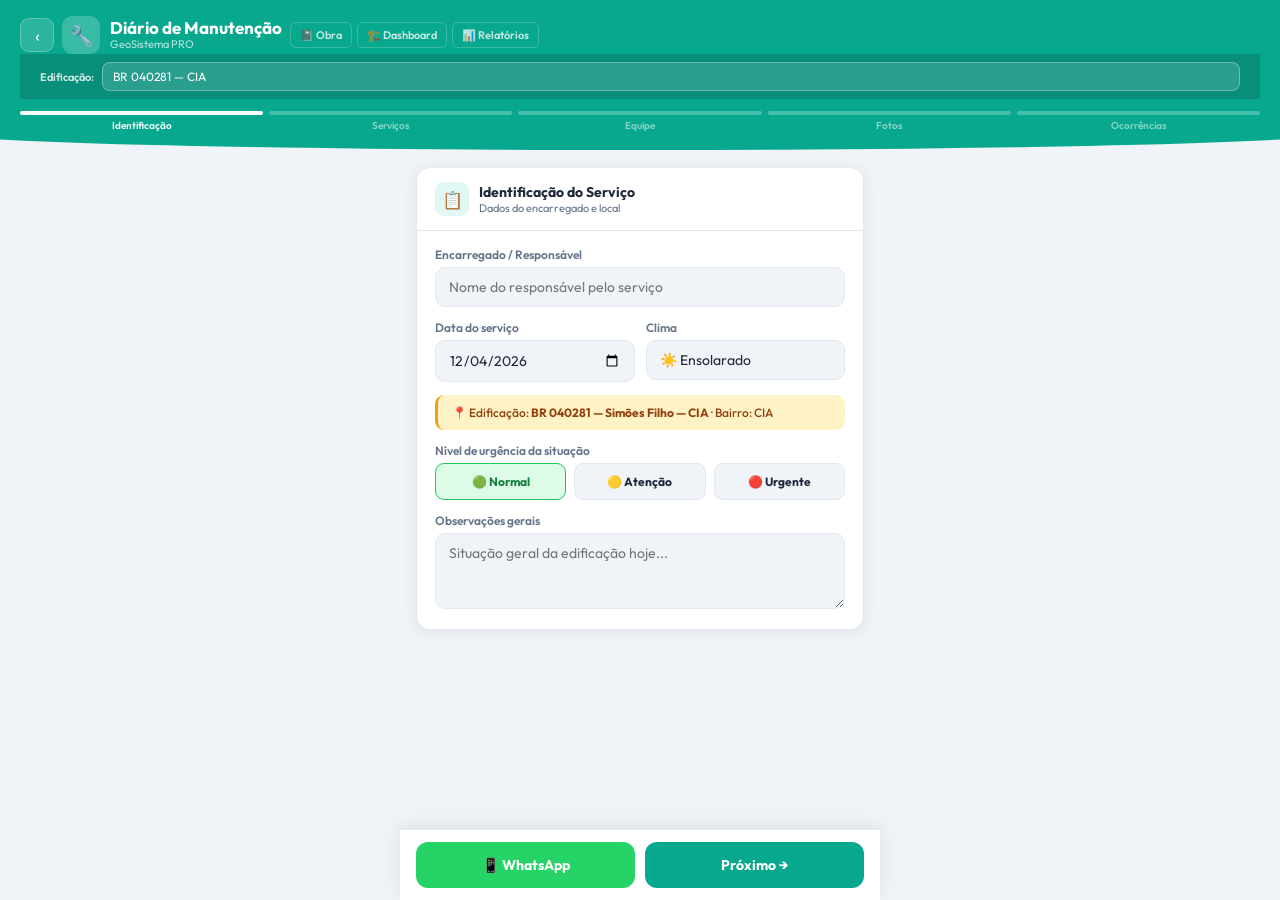
<file: Diario_Manutencao.html>
<!DOCTYPE html>
<html lang="pt-BR">
<head>
<meta charset="UTF-8">
<meta name="viewport" content="width=device-width, initial-scale=1.0, maximum-scale=1.0, user-scalable=no">
<title>GeoSistema PRO — Diário de Manutenção</title>
<link href="https://fonts.googleapis.com/css2?family=Outfit:wght@300;400;500;600;700;800&family=DM+Mono:wght@400;500&display=swap" rel="stylesheet">
<style>
:root{
  --bg:#f0f4f8;--sur:#fff;--brd:#e2e8f0;
  --teal:#0dcfb0;--teal-lt:#e0f7f3;--teal-dk:#08a88e;
  --blue:#1a73e8;--blue-lt:#e8f0fd;
  --amber:#f59e0b;--amber-lt:#fef3c7;
  --red:#ef4444;--red-lt:#fee2e2;
  --green:#22c55e;--green-lt:#dcfce7;
  --purple:#8b5cf6;--purple-lt:#ede9fe;
  --orange:#f97316;--orange-lt:#fff7ed;
  --text:#1e293b;--muted:#64748b;
  --r:14px;--sh:0 2px 16px rgba(0,0,0,.07);
}
*{box-sizing:border-box;margin:0;padding:0;-webkit-tap-highlight-color:transparent;}
body{font-family:'Outfit',sans-serif;background:var(--bg);color:var(--text);min-height:100vh;padding-bottom:90px;}

/* ── HEADER ── */
.app-header{background:var(--teal-dk);padding:16px 20px 0;}
.h-top{display:flex;align-items:center;gap:8px;}
.h-back{width:34px;height:34px;background:rgba(255,255,255,.15);border:1px solid rgba(255,255,255,.25);border-radius:9px;display:grid;place-items:center;color:#fff;font-size:18px;text-decoration:none;flex-shrink:0;transition:background .15s;}
.h-back:active{background:rgba(255,255,255,.3);}
.h-logo{display:flex;align-items:center;gap:10px;}
.h-icon{width:38px;height:38px;background:rgba(255,255,255,.2);border-radius:10px;display:grid;place-items:center;font-size:20px;}
.h-title{color:#fff;font-size:17px;font-weight:700;line-height:1.1;}
.h-sub{color:rgba(255,255,255,.7);font-size:11px;}
.h-nav{display:flex;gap:5px;}
.h-nav a{color:rgba(255,255,255,.75);font-size:11px;font-weight:600;padding:5px 9px;border-radius:6px;text-decoration:none;border:1px solid rgba(255,255,255,.2);}
.h-nav .active-nav{color:#fff;background:rgba(255,255,255,.2);border-color:rgba(255,255,255,.5);}

/* ── SELETOR EDIFICAÇÃO ── */
.edif-bar{background:rgba(0,0,0,.15);padding:8px 20px;display:flex;align-items:center;gap:8px;}
.edif-bar select{
  flex:1;padding:6px 10px;background:rgba(255,255,255,.15);border:1px solid rgba(255,255,255,.3);
  border-radius:8px;color:#fff;font-size:12px;font-family:'Outfit',sans-serif;outline:none;cursor:pointer;
}
.edif-bar select option{background:#0f6e56;color:#fff;}
.edif-bar label{color:rgba(255,255,255,.8);font-size:11px;font-weight:600;white-space:nowrap;}

/* ── STEP BAR ── */
.step-bar{display:flex;gap:6px;padding:12px 0 0;}
.si{flex:1;}
.sl{height:4px;border-radius:99px;background:rgba(255,255,255,.25);transition:background .3s;}
.sl.done{background:rgba(255,255,255,.75);}
.sl.active{background:#fff;}
.slbl{font-size:10px;color:rgba(255,255,255,.5);text-align:center;margin-top:4px;font-weight:600;}
.slbl.active{color:rgba(255,255,255,.95);}
.wave{height:18px;background:var(--teal-dk);clip-path:ellipse(55% 100% at 50% 0%);margin-bottom:-1px;}

/* ── CONTENT ── */
.content{padding:18px 16px;max-width:480px;margin:0 auto;}

/* ── CARDS ── */
.sc{background:var(--sur);border-radius:var(--r);box-shadow:var(--sh);margin-bottom:14px;overflow:hidden;border:1px solid var(--brd);animation:su .3s ease both;}
@keyframes su{from{opacity:0;transform:translateY(14px);}to{opacity:1;transform:translateY(0);}}
.sc:nth-child(2){animation-delay:.06s;}.sc:nth-child(3){animation-delay:.12s;}
.sc-h{padding:14px 18px;border-bottom:1px solid var(--brd);display:flex;align-items:center;gap:10px;}
.sc-ico{width:34px;height:34px;border-radius:9px;display:grid;place-items:center;font-size:17px;flex-shrink:0;}
.it{background:var(--teal-lt);}.ib{background:var(--blue-lt);}.ia{background:var(--amber-lt);}.ir{background:var(--red-lt);}.ip{background:var(--purple-lt);}.io{background:var(--orange-lt);}
.sc-title{font-size:14px;font-weight:700;}
.sc-sub{font-size:11px;color:var(--muted);}
.sc-b{padding:16px 18px;}
.fg{margin-bottom:13px;}
.fg:last-child{margin-bottom:0;}
label.fl{display:block;font-size:12px;font-weight:600;color:var(--muted);margin-bottom:5px;}
input,select,textarea{width:100%;padding:10px 13px;background:var(--bg);border:1.5px solid var(--brd);border-radius:10px;color:var(--text);font-family:'Outfit',sans-serif;font-size:14px;outline:none;transition:border-color .2s;-webkit-appearance:none;}
input:focus,select:focus,textarea:focus{border-color:var(--teal);box-shadow:0 0 0 3px rgba(13,207,176,.1);}
.fr2{display:grid;grid-template-columns:1fr 1fr;gap:11px;}
.fr3{display:grid;grid-template-columns:1fr 1fr 1fr;gap:8px;}

/* ── SERVIÇOS ── */
.serv-grid{display:grid;grid-template-columns:1fr 1fr;gap:8px;margin-bottom:13px;}
.serv-btn{
  padding:12px 10px;border-radius:10px;border:1.5px solid var(--brd);background:var(--bg);
  font-family:'Outfit',sans-serif;font-size:12px;font-weight:600;cursor:pointer;
  text-align:center;line-height:1.4;transition:all .15s;-webkit-user-select:none;user-select:none;
}
.serv-btn.sel{background:var(--teal-lt);border-color:var(--teal);color:#065f46;}
.serv-btn .sb-ico{font-size:22px;display:block;margin-bottom:5px;}
.serv-btn .sb-lbl{font-size:11px;font-weight:700;}

/* ── STATUS SERVIÇO ── */
.status-grid{display:flex;gap:8px;flex-wrap:wrap;margin-bottom:13px;}
.status-btn{
  flex:1;min-width:80px;padding:9px 8px;border-radius:9px;border:1.5px solid var(--brd);
  background:var(--bg);font-family:'Outfit',sans-serif;font-size:11px;font-weight:700;
  cursor:pointer;text-align:center;-webkit-user-select:none;user-select:none;transition:all .15s;
}
.st-concluido.sel{background:var(--green-lt);border-color:var(--green);color:#15803d;}
.st-parcial.sel{background:var(--amber-lt);border-color:var(--amber);color:#92400e;}
.st-nao.sel{background:var(--red-lt);border-color:var(--red);color:#991b1b;}
.st-aguardando.sel{background:var(--blue-lt);border-color:var(--blue);color:var(--blue);}

/* ── URGÊNCIA ── */
.urg-grid{display:flex;gap:8px;margin-bottom:13px;}
.urg-btn{
  flex:1;padding:10px 8px;border-radius:9px;border:1.5px solid var(--brd);
  background:var(--bg);font-size:12px;font-weight:700;cursor:pointer;
  text-align:center;-webkit-user-select:none;user-select:none;transition:all .15s;
}
.urg-normal.sel{background:var(--green-lt);border-color:var(--green);color:#15803d;}
.urg-atencao.sel{background:var(--amber-lt);border-color:var(--amber);color:#92400e;}
.urg-urgente.sel{background:var(--red-lt);border-color:var(--red);color:#991b1b;}

/* ── MATERIAIS ── */
.mat-item{display:flex;align-items:center;gap:8px;padding:8px 0;border-bottom:1px solid var(--brd);}
.mat-item:last-child{border-bottom:none;}
.mat-desc{flex:1;font-size:13px;}
.mat-qtd{width:60px;padding:5px 8px;font-size:12px;text-align:center;border-radius:7px;}
.btn-add-mat{
  width:100%;padding:10px;border-radius:10px;border:1.5px dashed var(--brd);
  background:transparent;color:var(--teal);font-family:'Outfit',sans-serif;
  font-size:13px;font-weight:600;cursor:pointer;display:flex;align-items:center;
  justify-content:center;gap:6px;margin-top:8px;transition:all .2s;
}
.btn-add-mat:active{background:var(--teal-lt);}

/* ── MÃO DE OBRA ── */
.mdo-item{display:flex;align-items:center;gap:10px;padding:10px 13px;background:var(--bg);border-radius:10px;border:1.5px solid var(--brd);margin-bottom:8px;}
.mdo-av{width:34px;height:34px;border-radius:50%;background:linear-gradient(135deg,var(--teal),var(--blue));display:grid;place-items:center;color:#fff;font-size:15px;flex-shrink:0;}
.mdo-nome{flex:1;font-size:13px;font-weight:600;}
.mdo-func{font-size:11px;color:var(--muted);}
.mdo-h{font-family:'DM Mono',monospace;font-size:12px;color:var(--teal);font-weight:500;}
.btn-rm{width:28px;height:28px;border-radius:7px;border:none;background:var(--red-lt);color:var(--red);cursor:pointer;font-size:14px;display:grid;place-items:center;}
.btn-add{width:100%;padding:11px;border-radius:10px;border:1.5px dashed var(--brd);background:transparent;color:var(--teal);font-family:'Outfit',sans-serif;font-size:13px;font-weight:600;cursor:pointer;display:flex;align-items:center;justify-content:center;gap:6px;margin-top:8px;}
.btn-add:active{background:var(--teal-lt);}

/* ── FOTOS ── */
.fgrid{display:grid;grid-template-columns:repeat(3,1fr);gap:8px;}
.fslot{aspect-ratio:1;border-radius:10px;overflow:hidden;border:1.5px dashed var(--brd);position:relative;cursor:pointer;background:var(--bg);display:grid;place-items:center;}
.fslot.filled{border-style:solid;border-color:var(--teal);}
.fslot img{width:100%;height:100%;object-fit:cover;display:block;}
.fph{text-align:center;padding:8px;}
.fph .cam{font-size:22px;margin-bottom:3px;}
.fph span{font-size:10px;color:var(--muted);font-weight:500;display:block;}
.fdel{position:absolute;top:4px;right:4px;width:22px;height:22px;background:rgba(0,0,0,.55);border:none;border-radius:50%;color:#fff;font-size:11px;cursor:pointer;display:grid;place-items:center;}

/* ── CHECKLIST VISUAL ── */
.check-item{
  display:flex;align-items:center;gap:12px;padding:12px 14px;
  border-radius:10px;border:1.5px solid var(--brd);background:var(--bg);
  margin-bottom:8px;cursor:pointer;-webkit-user-select:none;user-select:none;transition:all .15s;
}
.check-item.chk{border-color:var(--teal);background:var(--teal-lt);}
.check-box{width:22px;height:22px;border-radius:6px;border:2px solid var(--brd);flex-shrink:0;display:grid;place-items:center;font-size:12px;transition:all .15s;}
.check-item.chk .check-box{background:var(--teal);border-color:var(--teal);color:#fff;}
.check-lbl{font-size:13px;font-weight:600;flex:1;}
.check-sub{font-size:11px;color:var(--muted);}

/* ── RESUMO KPIs ── */
.res-grid{display:grid;grid-template-columns:1fr 1fr;gap:10px;margin-bottom:12px;}
.res-box{padding:12px;background:var(--bg);border-radius:10px;text-align:center;}
.res-val{font-size:22px;font-weight:800;}
.res-lbl{font-size:10px;color:var(--muted);font-weight:500;margin-top:2px;}

/* ── BOTTOM BAR ── */
.bottom-bar{position:fixed;bottom:0;left:0;right:0;background:var(--sur);border-top:1px solid var(--brd);padding:12px 16px;display:flex;gap:10px;box-shadow:0 -4px 20px rgba(0,0,0,.08);}
.btn-wa{flex:1;padding:14px;border-radius:12px;border:none;background:#25d366;color:#fff;font-family:'Outfit',sans-serif;font-size:14px;font-weight:700;cursor:pointer;}
.btn-wa:active{background:#1da851;}
.btn-sv{flex:1;padding:14px;border-radius:12px;border:none;background:var(--teal-dk);color:#fff;font-family:'Outfit',sans-serif;font-size:14px;font-weight:700;cursor:pointer;}
.btn-sv:active{background:#065f46;}

/* ── MODAL SHEET ── */
.sh-ov{display:none;position:fixed;inset:0;background:rgba(0,0,0,.5);z-index:200;align-items:flex-end;backdrop-filter:blur(3px);}
.sh-ov.open{display:flex;}
.sheet{background:var(--sur);border-radius:20px 20px 0 0;padding:22px 20px;width:100%;animation:shup .28s cubic-bezier(.4,0,.2,1);}
@keyframes shup{from{transform:translateY(100%);}to{transform:translateY(0);}}
.sh-h{width:40px;height:4px;background:var(--brd);border-radius:99px;margin:0 auto 18px;}
.sh-title{font-size:17px;font-weight:700;margin-bottom:16px;}

/* ── TOAST ── */
.toast{position:fixed;top:72px;left:50%;transform:translateX(-50%) translateY(-14px);background:#1e293b;color:#fff;padding:9px 20px;border-radius:99px;font-size:13px;font-weight:600;opacity:0;transition:all .25s;z-index:300;white-space:nowrap;pointer-events:none;}
.toast.show{opacity:1;transform:translateX(-50%) translateY(0);}

/* ── ALERT ── */
.alert{padding:10px 14px;border-radius:9px;font-size:12px;margin-bottom:13px;font-weight:500;}
.al-amber{background:var(--amber-lt);border-left:3px solid var(--amber);color:#92400e;}

@media(min-width:480px){.content{margin:0 auto;}.bottom-bar{max-width:480px;left:50%;transform:translateX(-50%);}}

/* ── OBS RÁPIDAS ── */
.obs-cats{display:flex;gap:7px;flex-wrap:wrap;margin-bottom:10px;}
.obs-cat{padding:6px 12px;border-radius:20px;border:1.5px solid var(--brd);background:var(--bg);font-size:12px;font-weight:600;cursor:pointer;transition:all .15s;-webkit-user-select:none;user-select:none;}
.obs-cat.sel{background:var(--teal-lt);border-color:var(--teal);color:#065f46;}
.obs-chips{display:flex;gap:6px;flex-wrap:wrap;margin-bottom:10px;min-height:32px;}
.obs-chip{padding:6px 11px;border-radius:8px;border:1.5px solid var(--brd);background:var(--bg);font-size:12px;cursor:pointer;transition:all .15s;-webkit-user-select:none;user-select:none;}
.obs-chip:active{background:var(--teal-lt);border-color:var(--teal);}
.obs-chip.num-chip{display:flex;align-items:center;gap:6px;}
.obs-chip.num-chip input{width:36px;padding:2px 4px;font-size:12px;border-radius:5px;border:1px solid var(--brd);text-align:center;background:var(--sur);}
.obs-preview{padding:9px 12px;background:var(--blue-lt);border-radius:9px;font-size:12px;color:var(--blue);font-weight:500;margin-bottom:8px;min-height:36px;border:1px solid rgba(26,115,232,.2);}

/* ── PENDÊNCIAS ── */
.pend-item{display:flex;align-items:flex-start;gap:10px;padding:11px 13px;border-radius:10px;border:1.5px solid var(--brd);background:var(--bg);margin-bottom:8px;}
.pend-item.aberta{border-color:var(--amber);background:var(--amber-lt);}
.pend-item.resolvida{border-color:var(--green);background:var(--green-lt);opacity:.7;}
.pend-ico{font-size:18px;flex-shrink:0;margin-top:1px;}
.pend-body{flex:1;}
.pend-titulo{font-size:13px;font-weight:700;}
.pend-data{font-size:10px;color:var(--muted);margin-top:1px;}
.pend-status{display:flex;gap:6px;margin-top:8px;}
.pend-btn{flex:1;padding:7px 6px;border-radius:8px;border:1.5px solid var(--brd);background:var(--sur);font-size:11px;font-weight:700;cursor:pointer;text-align:center;-webkit-user-select:none;user-select:none;transition:all .15s;}
.pend-btn.cont-sel{background:var(--amber-lt);border-color:var(--amber);color:#92400e;}
.pend-btn.res-sel{background:var(--green-lt);border-color:var(--green);color:#15803d;}
.pend-nova{width:100%;padding:10px;border-radius:10px;border:1.5px dashed var(--brd);background:transparent;color:var(--teal);font-family:'Outfit',sans-serif;font-size:13px;font-weight:600;cursor:pointer;display:flex;align-items:center;justify-content:center;gap:6px;margin-top:4px;}
.pend-nova:active{background:var(--teal-lt);}

/* ── EQUIPE PADRÃO ── */
.btn-equipe-padrao{width:100%;padding:10px;border-radius:10px;border:1.5px solid var(--teal);background:var(--teal-lt);color:#065f46;font-family:'Outfit',sans-serif;font-size:13px;font-weight:700;cursor:pointer;display:flex;align-items:center;justify-content:center;gap:6px;margin-bottom:10px;}
.btn-salvar-padrao{padding:7px 14px;border-radius:8px;border:1.5px solid var(--blue);background:var(--blue-lt);color:var(--blue);font-family:'Outfit',sans-serif;font-size:12px;font-weight:700;cursor:pointer;margin-top:6px;display:block;}
</style>
  <!-- ══ PWA GeoSistema PRO ══ -->
  <link rel="manifest" href="./manifest.json">
  <meta name="theme-color" content="#0dcfb0">
  <meta name="mobile-web-app-capable" content="yes">
  <meta name="apple-mobile-web-app-capable" content="yes">
  <meta name="apple-mobile-web-app-status-bar-style" content="black-translucent">
  <meta name="apple-mobile-web-app-title" content="GeoSistema PRO">
  <link rel="apple-touch-icon" href="./assets/icon-192.png">
  <script>
    if ('serviceWorker' in navigator) {
      window.addEventListener('load', () => {
        navigator.serviceWorker.register('./sw.js')
          .then(r => console.log('SW registrado:', r.scope))
          .catch(e => console.warn('SW falhou:', e));
      });
    }
  </script>
</head>
<body>
<div class="toast" id="toast"></div>

<!-- ── HEADER ── -->
<div class="app-header">
  <div class="h-top">
    <a href="./home.html" class="h-back" title="Voltar">‹</a>
    <div class="h-logo">
      <div class="h-icon">🔧</div>
      <div><div class="h-title">Diário de Manutenção</div><div class="h-sub">GeoSistema PRO</div></div>
    </div>
    <div class="h-nav">
      <a href="Dashboard_obra.html">📓 Obra</a>
      <a href="Diario_de_Obra_v2.html">🏗️ Dashboard</a>
      <a href="Dashboard_Manutencao.html">📊 Relatórios</a>
    </div>
  </div>
  <!-- Seletor de edificação -->
  <div class="edif-bar">
    <label>Edificação:</label>
    <select id="edificacaoSelect" onchange="trocarEdificacao(this.value)">
      <option value="">Selecione a edificação...</option>
    </select>
  </div>
  <div class="step-bar" id="stepBar"></div>
</div>
<div class="wave"></div>
<div class="content" id="mainContent"></div>

<!-- ── BOTTOM BAR ── -->
<div class="bottom-bar">
  <button class="btn-wa" onclick="enviarWhats()">📱 WhatsApp</button>
  <button class="btn-sv" id="btnNext" onclick="avancar()">Próximo →</button>
</div>

<!-- ── SHEET: ADICIONAR TRABALHADOR ── -->
<div class="sh-ov" id="shTrab">
  <div class="sheet">
    <div class="sh-h"></div>
    <div class="sh-title">➕ Adicionar Funcionário</div>
    <div class="fg"><label class="fl">Nome</label><input type="text" id="tNome" placeholder="Nome completo"></div>
    <div class="fr2">
      <div class="fg"><label class="fl">Função</label>
        <select id="tFunc">
          <option>Eletricista</option><option>Encanador</option><option>Pedreiro</option>
          <option>Pintor</option><option>Servente</option><option>Técnico</option>
          <option>Carpinteiro</option><option>Encarregado</option><option>Outro</option>
        </select>
      </div>
      <div class="fg"><label class="fl">Horas</label><input type="number" id="tHoras" value="8" min="1" max="12"></div>
    </div>
    <button class="btn-sv" style="width:100%;border:none;border-radius:12px;padding:14px;font-size:14px;font-weight:700;margin-top:4px;" onclick="confirmarTrab()">✅ Confirmar</button>
  </div>
</div>

<!-- ── SHEET: ADICIONAR MATERIAL ── -->
<div class="sh-ov" id="shMat">
  <div class="sheet">
    <div class="sh-h"></div>
    <div class="sh-title">📦 Registrar Material</div>
    <div class="fg"><label class="fl">Descrição do material</label><input type="text" id="mDesc" placeholder="Ex: Lâmpada LED 9W, Cimento 50kg..."></div>
    <div class="fr2">
      <div class="fg"><label class="fl">Quantidade</label><input type="number" id="mQtd" value="1" min="1"></div>
      <div class="fg"><label class="fl">Unidade</label>
        <select id="mUnid">
          <option>un</option><option>m</option><option>m²</option><option>kg</option>
          <option>L</option><option>sc</option><option>rolo</option><option>cx</option>
        </select>
      </div>
    </div>
    <div class="fr2">
      <div class="fg"><label class="fl">Valor unit. (R$)</label><input type="number" id="mValor" placeholder="0,00" step="0.01" min="0"></div>
      <div class="fg"><label class="fl">Status</label>
        <select id="mStatus">
          <option value="utilizado">Utilizado</option>
          <option value="solicitado">Solicitado</option>
          <option value="faltando">Em Falta</option>
        </select>
      </div>
    </div>
    <button class="btn-sv" style="width:100%;border:none;border-radius:12px;padding:14px;font-size:14px;font-weight:700;margin-top:4px;" onclick="confirmarMat()">✅ Adicionar</button>
  </div>
</div>

<!-- ── SHEET: NOVA PENDÊNCIA ── -->
<div class="sh-ov" id="shPend">
  <div class="sheet">
    <div class="sh-h"></div>
    <div class="sh-title">📌 Nova Pendência</div>
    <div class="fg"><label class="fl">Descrição da pendência</label><input type="text" id="pDesc" placeholder="Ex: Reconstrução do muro, Troca de telhas..."></div>
    <div class="fr2">
      <div class="fg"><label class="fl">Categoria</label>
        <select id="pCat">
          <option>🧱 Estrutura</option><option>🚿 Hidráulica</option><option>⚡ Elétrica</option>
          <option>🏠 Cobertura</option><option>🖌️ Acabamento</option><option>♿ Acessibilidade</option>
          <option>🚽 Sanitários</option><option>🔊 Som / Audiovisual</option><option>🪑 Mobiliário</option><option>🌿 Externo</option>
        </select>
      </div>
      <div class="fg"><label class="fl">Prioridade</label>
        <select id="pPrior">
          <option value="normal">🟢 Normal</option>
          <option value="atencao">🟡 Atenção</option>
          <option value="urgente">🔴 Urgente</option>
        </select>
      </div>
    </div>
    <button class="btn-sv" style="width:100%;border:none;border-radius:12px;padding:14px;font-size:14px;font-weight:700;margin-top:4px;" onclick="confirmarPend()">📌 Registrar Pendência</button>
  </div>
</div>

<script>
/* ════════════════════════════════════════════════
   DADOS BASE
════════════════════════════════════════════════ */
// Lista de bairros/edificações — sincronizados com index.html (mapa.js)
// Adicionados aqui como fallback; o encarregado seleciona a edificação correta
const EDIFICACOES = [
  // ── Simões Filho ─────────────────────────────────────────────
  { id:'BR_040281',  nome:'Simões Filho — CIA',                         bairro:'CIA',                           codigo:'BR 040281',  cidade:'Simões Filho',    lat:-12.8073, lng:-38.4052 },
  { id:'BR_04_0767', nome:'Simões Filho — Coroa da Lagoa',              bairro:'Coroa da Lagoa',                codigo:'BR 04 0767', cidade:'Simões Filho',    lat:-12.7814, lng:-38.3967 },
  { id:'BR_04_2566', nome:'Simões Filho — Covel',                       bairro:'Covel',                         codigo:'BR 04 2566', cidade:'Simões Filho',    lat:-12.7710, lng:-38.4179 },
  { id:'BR_04_0934', nome:'Simões Filho — Ilha de São João',            bairro:'Ilha de São João',              codigo:'BR 04 0934', cidade:'Simões Filho',    lat:-12.7819, lng:-38.4253 },
  { id:'BR_04_0533', nome:'Simões Filho — Luiz Eduardo',                bairro:'Luiz Eduardo',                  codigo:'BR 04 0533', cidade:'Simões Filho',    lat:-12.7932, lng:-38.4118 },
  { id:'BR_04_1760', nome:'Simões Filho — Mapele',                      bairro:'Mapele',                        codigo:'BR 04 1760', cidade:'Simões Filho',    lat:-12.7514, lng:-38.4572 },
  { id:'BR_04_0480', nome:'Simões Filho — Nova Pitanguinha',            bairro:'Nova Pitanguinha',              codigo:'BR 04 0480', cidade:'Simões Filho',    lat:-12.7921, lng:-38.3918 },
  { id:'BR_04_1732', nome:'Simões Filho — Palmares',                    bairro:'Palmares',                      codigo:'BR 04 1732', cidade:'Simões Filho',    lat:-12.7699, lng:-38.4062 },
  { id:'BR_04_2372', nome:'Simões Filho — Ponto Parada',                bairro:'Ponto Parada',                  codigo:'BR 04 2372', cidade:'Simões Filho',    lat:-12.7734, lng:-38.4259 },
  { id:'BR_04_1613', nome:'Simões Filho — Santo Antônio Rios das Pedras', bairro:'Santo Antônio Rios das Pedras', codigo:'BR 04 1613', cidade:'Simões Filho', lat:-12.8016, lng:-38.4021 },
  { id:'BR_04_2139', nome:'Simões Filho — Simões Filho 1',              bairro:'Simões Filho 1',                codigo:'BR 04 2139', cidade:'Simões Filho',    lat:-12.7882, lng:-38.4010 },
  // ── Lauro de Freitas ─────────────────────────────────────────
  { id:'BR_04_1466', nome:'Lauro de Freitas — Areia Branca',            bairro:'Areia Branca',                  codigo:'BR 04 1466', cidade:'Lauro de Freitas', lat:-12.8847, lng:-38.3325 },
  { id:'BR_04_1599', nome:'Lauro de Freitas — Caic',                    bairro:'Caic',                          codigo:'BR 04 1599', cidade:'Lauro de Freitas', lat:-12.8842, lng:-38.3177 },
  { id:'BR_04_0475', nome:'Lauro de Freitas — Itinga',                  bairro:'Itinga',                        codigo:'BR 04 0475', cidade:'Lauro de Freitas', lat:-12.8913, lng:-38.3269 },
  { id:'BR_04_1176', nome:'Lauro de Freitas — Pq São Paulo',            bairro:'Pq São Paulo',                  codigo:'BR 04 1176', cidade:'Lauro de Freitas', lat:-12.8801, lng:-38.3354 },
  { id:'BR_04_1103', nome:'Lauro de Freitas — Portão',                  bairro:'Portão',                        codigo:'BR 04 1103', cidade:'Lauro de Freitas', lat:-12.9025, lng:-38.3338 },
  { id:'BR_04_1055', nome:'Lauro de Freitas — Praia de Ipitanga',       bairro:'Praia de Ipitanga',             codigo:'BR 04 1055', cidade:'Lauro de Freitas', lat:-12.9058, lng:-38.3416 },
  { id:'BR_04_1806', nome:'Lauro de Freitas — Vida Nova',               bairro:'Vida Nova',                     codigo:'BR 04 1806', cidade:'Lauro de Freitas', lat:-12.8816, lng:-38.3202 },
];

// ── Observações rápidas por categoria ────────────────────────────────────────
const OBS_CATS = {
  'Banheiro': {
    ico: '🚽',
    chips: ['Finalizar banheiro','Falta revestimento','Ralo entupido','Vazamento','Porta danificada','Sem ventilação'],
    contadores: [
      {id:'vasos',lbl:'vasos'},
      {id:'pias',lbl:'pia(s)'},
      {id:'mictorio',lbl:'mictório(s)'},
      {id:'divisoria',lbl:'divisória(s)'},
    ]
  },
  'Muro / Estrutura': {
    ico: '🧱',
    chips: ['Problema no muro continua','Muro a reconstruir','Rachadura no muro','Muro sem reboco','Pilar danificado','Reconstrução pendente'],
    contadores: []
  },
  'Som / Audiovisual': {
    ico: '🔊',
    chips: ['Problema no som continua','Mesa de som com defeito','Caixas de som queimadas','Cabeamento danificado','Microfone sem sinal','Sistema sem áudio'],
    contadores: []
  },
  'Mobiliário': {
    ico: '🪑',
    chips: ['Sala com outro mobiliário no espaço','Mobiliário a remover','Cadeiras danificadas','Mesa quebrada','Armário sem porta','Bancada danificada'],
    contadores: []
  },
  'Calha / Cobertura': {
    ico: '🏗️',
    chips: ['Calha faltando','Calha entupida','Telha danificada','Infiltração no teto','Forro danificado','Calha perto do EBI'],
    contadores: []
  },
  'Acessibilidade': {
    ico: '♿',
    chips: ['Falta corrimão','Falta kit acessibilidade WC masculino','Falta kit acessibilidade WC feminino','Rampa danificada','Piso tátil faltando'],
    contadores: []
  },
};

// Serviços padrão do sistema (espelhados do index.html)
const SERVICOS_PADRAO = [
  { id:'lampadas',   ico:'💡', lbl:'Troca de Lâmpadas',    cat:'elétrica' },
  { id:'hidraulico', ico:'🚿', lbl:'Reparo Hidráulico',     cat:'hidráulica' },
  { id:'calhas',     ico:'🏗️', lbl:'Limpeza de Calhas',     cat:'cobertura' },
  { id:'telhado',    ico:'🏠', lbl:'Reparo no Telhado',     cat:'cobertura' },
  { id:'pintura',    ico:'🖌️', lbl:'Pintura / Reparo',      cat:'acabamento' },
  { id:'eletrica',   ico:'⚡', lbl:'Instalação Elétrica',   cat:'elétrica' },
  { id:'alvenaria',  ico:'🧱', lbl:'Alvenaria / Reboco',    cat:'estrutura' },
  { id:'vidros',     ico:'🪟', lbl:'Vidros / Esquadrias',   cat:'acabamento' },
  { id:'limpeza',    ico:'🧹', lbl:'Limpeza Geral',         cat:'geral' },
  { id:'jardim',     ico:'🌿', lbl:'Jardinagem',             cat:'externo' },
  { id:'sanitario',  ico:'🚽', lbl:'Sanitários',            cat:'hidráulica' },
  { id:'acessib',    ico:'♿', lbl:'Acessibilidade',         cat:'estrutura' },
];

/* ════════════════════════════════════════════════
   LS HELPER (mesmo padrão do sistema)
════════════════════════════════════════════════ */
const LS={
  get:(k,fb=null)=>{try{const v=localStorage.getItem(k);return v!==null?JSON.parse(v):fb;}catch{return fb;}},
  set:(k,v)=>{try{localStorage.setItem(k,JSON.stringify(v));return true;}catch{return false;}}
};

function getEdifAtiva(){return LS.get('geo_man_edif_ativa', 'BR_040281');}
function lsEdif(chave){return chave+'_edif_'+getEdifAtiva();}
function getEdifInfo(){
  const todas = [...EDIFICACOES, ...LS.get('geo_man_edificacoes_extras',[])];
  return todas.find(e=>e.id===getEdifAtiva())||todas[0];
}

/* ════════════════════════════════════════════════
   ESTADO DA SESSÃO
════════════════════════════════════════════════ */
let step = 0;
const STEPS = 5;
const S = {
  data: new Date().toLocaleDateString('pt-BR'),
  encarregado: '',
  edificacaoId: getEdifAtiva(),
  clima: '☀️ Ensolarado',
  obs: '',
  // serviços selecionados com status cada um
  servicos: [],         // [{id, nome, status, obs}]
  // materiais usados
  materiais: [],        // [{desc, qtd, unid, valor, status}]
  // mão de obra
  trabalhadores: [],
  // fotos
  fotos: [],
  // ocorrências / problemas
  ocorrencias: [],
  ocGrav: '',
  ocDesc: '',
  // urgência da situação geral
  urgencia: 'Normal',
  // apontamentos (área de risco, sem recuo, etc)
  apontamentos: [],
  // pendências persistentes
  pendencias: [],        // [{id, desc, cat, prior, status, dataCriacao, dataUpdate}]
  // obs rápidas
  obsCatAtiva: null,     // categoria selecionada no construtor
  obsContadores: {},     // {vasos:2, pias:1, ...}
};
let FF = -1;

const SNOMES = ['Identificação','Serviços','Equipe','Fotos','Ocorrências'];

/* ════════════════════════════════════════════════
   SELETOR DE EDIFICAÇÃO
════════════════════════════════════════════════ */
function popularEdifSelect(){
  const sel = document.getElementById('edificacaoSelect');
  if(!sel) return;
  const todas = [...EDIFICACOES, ...LS.get('geo_man_edificacoes_extras',[])];
  const ativa = getEdifAtiva();
  // Agrupar por cidade
  const sf = todas.filter(e=>e.cidade==='Simões Filho');
  const lf = todas.filter(e=>e.cidade==='Lauro de Freitas');
  const outros = todas.filter(e=>e.cidade!=='Simões Filho'&&e.cidade!=='Lauro de Freitas');
  function optGroup(label, lista){
    if(!lista.length) return '';
    return `<optgroup label="${label}">`+
      lista.map(e=>`<option value="${e.id}" ${e.id===ativa?'selected':''}>${e.codigo} — ${e.bairro}</option>`).join('')+
      '</optgroup>';
  }
  sel.innerHTML = '<option value="">Selecione a edificação...</option>' +
    optGroup('Simões Filho', sf) +
    optGroup('Lauro de Freitas', lf) +
    (outros.length ? optGroup('Outros', outros) : '');
  S.edificacaoId = ativa;
}

function trocarEdificacao(id){
  if(!id) return;
  LS.set('geo_man_edif_ativa', id);
  S.edificacaoId = id;
  showT('Edificação: '+getEdifInfo()?.nome);
}

/* ════════════════════════════════════════════════
   STEP BAR
════════════════════════════════════════════════ */
function updateBar(){
  document.getElementById('stepBar').innerHTML = SNOMES.map((n,i)=>
    `<div class="si"><div class="sl ${i<step?'done':i===step?'active':''}"></div>
     <div class="slbl ${i===step?'active':''}">${n}</div></div>`
  ).join('');
  document.getElementById('btnNext').textContent = step===STEPS-1?'✅ Concluir':'Próximo →';
}

function render(){
  updateBar();
  const c = document.getElementById('mainContent');
  c.innerHTML = '';
  [rIdent, rServicos, rEquipe, rFotos, rOcorrencias][step](c);
}

/* ════════════════════════════════════════════════
   STEP 0 — IDENTIFICAÇÃO
════════════════════════════════════════════════ */
function rIdent(c){
  const edif = getEdifInfo();
  c.innerHTML = `
  <div class="sc">
    <div class="sc-h"><div class="sc-ico it">📋</div>
      <div><div class="sc-title">Identificação do Serviço</div><div class="sc-sub">Dados do encarregado e local</div></div></div>
    <div class="sc-b">
      <div class="fg"><label class="fl">Encarregado / Responsável</label>
        <input id="g_enc" value="${S.encarregado}" placeholder="Nome do responsável pelo serviço"></div>
      <div class="fr2">
        <div class="fg"><label class="fl">Data do serviço</label>
          <input type="date" id="g_data" value="${toInputDate(S.data)}"></div>
        <div class="fg"><label class="fl">Clima</label>
          <select id="g_cli">
            <option>☀️ Ensolarado</option><option>⛅ Nublado</option>
            <option>🌧️ Chuva leve</option><option>⛈️ Chuva forte</option>
          </select>
        </div>
      </div>
      ${edif ? `<div class="alert al-amber">📍 Edificação: <strong>${edif.codigo} — ${edif.nome}</strong> · Bairro: ${edif.bairro}</div>` : ''}
      <div class="fg"><label class="fl">Nível de urgência da situação</label>
        <div class="urg-grid">
          <div class="urg-btn urg-normal ${S.urgencia==='Normal'?'sel':''}" onclick="setUrg('Normal')">🟢 Normal</div>
          <div class="urg-btn urg-atencao ${S.urgencia==='Atenção'?'sel':''}" onclick="setUrg('Atenção')">🟡 Atenção</div>
          <div class="urg-btn urg-urgente ${S.urgencia==='Urgente'?'sel':''}" onclick="setUrg('Urgente')">🔴 Urgente</div>
        </div>
      </div>
      <div class="fg"><label class="fl">Observações gerais</label>
        <textarea id="g_obs" rows="3" placeholder="Situação geral da edificação hoje...">${S.obs}</textarea></div>
    </div>
  </div>`;
  document.getElementById('g_cli').value = S.clima;
}
function toInputDate(d){
  if(!d) return '';
  const p = d.split('/');
  if(p.length===3) return p[2]+'-'+p[1]+'-'+p[0];
  return d;
}
function setUrg(v){ S.urgencia=v; rIdent(document.getElementById('mainContent')); }
function svIdent(){
  S.encarregado = document.getElementById('g_enc')?.value||S.encarregado;
  const datVal  = document.getElementById('g_data')?.value;
  if(datVal){ const p=datVal.split('-'); S.data=p[2]+'/'+p[1]+'/'+p[0]; }
  S.clima   = document.getElementById('g_cli')?.value||S.clima;
  S.obs     = document.getElementById('g_obs')?.value||S.obs;
}

/* ════════════════════════════════════════════════
   STEP 1 — SERVIÇOS
════════════════════════════════════════════════ */
function rServicos(c){
  const selecionados = S.servicos.map(s=>s.id);
  const itensServico = S.servicos.map((sv,i) => {
    return `<div class="sc" style="margin-bottom:10px;animation:none;">
      <div class="sc-h" style="padding:10px 14px;">
        <div class="sc-ico it" style="font-size:15px;">${SERVICOS_PADRAO.find(x=>x.id===sv.id)?.ico||'🔧'}</div>
        <div style="flex:1;"><div class="sc-title" style="font-size:13px;">${sv.nome}</div></div>
        <button style="background:var(--red-lt);border:none;border-radius:7px;color:var(--red);padding:4px 8px;font-size:11px;cursor:pointer;font-weight:700;" onclick="remServ(${i})">✕</button>
      </div>
      <div class="sc-b" style="padding:12px 14px;">
        <label class="fl" style="margin-bottom:6px;">Status</label>
        <div class="status-grid">
          <div class="status-btn st-concluido ${sv.status==='concluido'?'sel':''}" onclick="setServStatus(${i},'concluido')">✅ Concluído</div>
          <div class="status-btn st-parcial ${sv.status==='parcial'?'sel':''}" onclick="setServStatus(${i},'parcial')">⚡ Parcial</div>
          <div class="status-btn st-aguardando ${sv.status==='aguardando'?'sel':''}" onclick="setServStatus(${i},'aguardando')">⏳ Aguardando</div>
          <div class="status-btn st-nao ${sv.status==='nao_realizado'?'sel':''}" onclick="setServStatus(${i},'nao_realizado')">❌ Não feito</div>
        </div>
        <textarea placeholder="Observação deste serviço..." rows="2"
          style="font-size:12px;margin-top:8px;"
          oninput="setServObs(${i},this.value)">${sv.obs||''}</textarea>
      </div>
    </div>`;
  }).join('');

  const grid = SERVICOS_PADRAO.map(s=>`
    <div class="serv-btn ${selecionados.includes(s.id)?'sel':''}" onclick="togServ('${s.id}')">
      <span class="sb-ico">${s.ico}</span>
      <span class="sb-lbl">${s.lbl}</span>
    </div>`).join('');

  // ── Pendências da edificação atual ──
  const pends = getPendEdif();
  const abertas = pends.filter(p=>p.status!=='resolvida');
  const pendHtml = pends.length ? pends.map((p,i)=>{
    const priorCor = p.prior==='urgente'?'var(--red)':p.prior==='atencao'?'var(--amber)':'var(--green)';
    return `<div class="pend-item ${p.status==='resolvida'?'resolvida':'aberta'}">
      <div class="pend-ico">${p.cat.split(' ')[0]}</div>
      <div class="pend-body">
        <div class="pend-titulo">${p.desc}</div>
        <div class="pend-data">${p.cat} · Aberta em ${p.dataCriacao} · <span style="color:${priorCor};font-weight:700;">${p.prior==='urgente'?'🔴 Urgente':p.prior==='atencao'?'🟡 Atenção':'🟢 Normal'}</span></div>
        <div class="pend-status">
          <div class="pend-btn ${p.status==='continua'?'cont-sel':''}" onclick="setPendStatus(${i},'continua')">⏳ Continua</div>
          <div class="pend-btn ${p.status==='resolvida'?'res-sel':''}" onclick="setPendStatus(${i},'resolvida')">✅ Resolvida</div>
        </div>
      </div>
    </div>`;
  }).join('') : `<p style="font-size:12px;color:var(--muted);padding:6px 0;">Nenhuma pendência registrada.</p>`;

  // ── Construtor de obs rápidas ──
  const catAtiva = S.obsCatAtiva;
  const catBtns = Object.entries(OBS_CATS).map(([nome,cfg])=>
    `<div class="obs-cat ${catAtiva===nome?'sel':''}" onclick="setObsCat('${nome}')">${cfg.ico} ${nome}</div>`
  ).join('');

  let chipsHtml = '';
  if(catAtiva && OBS_CATS[catAtiva]){
    const cfg = OBS_CATS[catAtiva];
    chipsHtml = cfg.chips.map(ch=>
      `<div class="obs-chip" onclick="addObsChip(this,'${ch.replace(/'/g,"\\'")}')">+ ${ch}</div>`
    ).join('');
    if(cfg.contadores.length){
      chipsHtml += cfg.contadores.map(ct=>
        `<div class="obs-chip num-chip">
          <input type="number" min="0" max="20" value="${S.obsContadores[ct.id]||0}"
            id="cnt_${ct.id}" oninput="setCnt('${ct.id}',this.value)" style="width:38px;">
          <span>${ct.lbl}</span>
          <button onclick="addCntChip('${ct.id}','${ct.lbl}')" style="background:var(--teal);color:#fff;border:none;border-radius:5px;padding:2px 6px;font-size:11px;cursor:pointer;">+</button>
        </div>`
      ).join('');
    }
  }

  const obsPreview = S.servicosDesc
    ? `<div class="obs-preview">📝 ${S.servicosDesc}</div>`
    : `<div class="obs-preview" style="color:var(--muted);">Toque nas categorias e chips acima para montar a observação</div>`;

  c.innerHTML = `
  <div class="sc">
    <div class="sc-h"><div class="sc-ico it">🔧</div>
      <div><div class="sc-title">Serviços Executados</div>
        <div class="sc-sub">${S.servicos.length} serviço(s) selecionado(s)</div></div></div>
    <div class="sc-b">
      <label class="fl" style="margin-bottom:8px;">Selecione os serviços do dia</label>
      <div class="serv-grid">${grid}</div>
    </div>
  </div>

  <div class="sc">
    <div class="sc-h"><div class="sc-ico io">💬</div>
      <div><div class="sc-title">Observações Rápidas</div>
        <div class="sc-sub">Monte a observação tocando nos itens</div></div></div>
    <div class="sc-b">
      <label class="fl" style="margin-bottom:7px;">Categoria</label>
      <div class="obs-cats">${catBtns}</div>
      ${catAtiva ? `<label class="fl" style="margin-bottom:7px;">Itens</label><div class="obs-chips">${chipsHtml}</div>` : ''}
      ${obsPreview}
      <div style="display:flex;gap:7px;align-items:center;">
        <textarea id="serv_desc" rows="2" placeholder="Edite livremente ou use os chips acima..." style="flex:1;">${S.servicosDesc||''}</textarea>
        <button onclick="limparObs()" style="background:var(--red-lt);color:var(--red);border:none;border-radius:8px;padding:8px;font-size:18px;cursor:pointer;flex-shrink:0;" title="Limpar">🗑</button>
      </div>
    </div>
  </div>

  <div class="sc">
    <div class="sc-h"><div class="sc-ico ip">📌</div>
      <div><div class="sc-title">Pendências da Edificação</div>
        <div class="sc-sub">${abertas.length} pendência(s) em aberto</div></div></div>
    <div class="sc-b">
      ${pendHtml}
      <button class="pend-nova" onclick="abrirShPend()">➕ Nova pendência</button>
    </div>
  </div>

  ${itensServico ? `<div style="margin-top:2px;">${itensServico}</div>` : ''}`;
}

function togServ(id){
  const idx = S.servicos.findIndex(s=>s.id===id);
  if(idx===-1){
    const sp = SERVICOS_PADRAO.find(x=>x.id===id);
    S.servicos.push({id, nome:sp?.lbl||id, status:'concluido', obs:''});
  } else {
    S.servicos.splice(idx,1);
  }
  svServicos();
  rServicos(document.getElementById('mainContent'));
}
function remServ(i){ S.servicos.splice(i,1); svServicos(); rServicos(document.getElementById('mainContent')); }
function setServStatus(i,v){ S.servicos[i].status=v; rServicos(document.getElementById('mainContent')); }
function setServObs(i,v){ S.servicos[i].obs=v; }
function svServicos(){ S.servicosDesc = document.getElementById('serv_desc')?.value||S.servicosDesc||''; }

// ── Obs rápidas ──
function setObsCat(nome){
  svServicos();
  S.obsCatAtiva = S.obsCatAtiva===nome ? null : nome;
  rServicos(document.getElementById('mainContent'));
}
function addObsChip(el, texto){
  svServicos();
  const atual = (S.servicosDesc||'').trim();
  S.servicosDesc = atual ? atual + '. ' + texto : texto;
  rServicos(document.getElementById('mainContent'));
}
function setCnt(id, val){ S.obsContadores[id] = parseInt(val)||0; }
function addCntChip(id, lbl){
  svServicos();
  const qtd = S.obsContadores[id] || parseInt(document.getElementById('cnt_'+id)?.value)||0;
  if(!qtd){ showT('⚠️ Informe a quantidade'); return; }
  const atual = (S.servicosDesc||'').trim();
  const trecho = qtd + ' ' + lbl;
  S.servicosDesc = atual ? atual + ', ' + trecho : trecho;
  rServicos(document.getElementById('mainContent'));
}
function limparObs(){
  S.servicosDesc = '';
  rServicos(document.getElementById('mainContent'));
}

// ── Pendências ──
function lsKeyPend(){ return 'geo_pend_' + getEdifAtiva(); }
function getPendEdif(){ return LS.get(lsKeyPend(), []); }
function savePendEdif(arr){ LS.set(lsKeyPend(), arr); }

function abrirShPend(){
  document.getElementById('pDesc').value='';
  document.getElementById('shPend').classList.add('open');
  setTimeout(()=>document.getElementById('pDesc').focus(),280);
}
function fecharShPend(){ document.getElementById('shPend').classList.remove('open'); }
document.getElementById('shPend').addEventListener('click',e=>{if(e.target===e.currentTarget)fecharShPend();});

function confirmarPend(){
  const desc = document.getElementById('pDesc').value.trim();
  if(!desc){ showT('⚠️ Informe a descrição'); return; }
  const pends = getPendEdif();
  pends.push({
    id: 'pend_'+Date.now(),
    desc,
    cat: document.getElementById('pCat').value,
    prior: document.getElementById('pPrior').value,
    status: 'continua',
    dataCriacao: S.data,
    dataUpdate: S.data,
  });
  savePendEdif(pends);
  fecharShPend();
  rServicos(document.getElementById('mainContent'));
  showT('📌 Pendência registrada');
}

function setPendStatus(i, status){
  svServicos();
  const pends = getPendEdif();
  if(pends[i]){ pends[i].status = status; pends[i].dataUpdate = S.data; }
  savePendEdif(pends);
  // Sincroniza com S.pendencias para exportar no JSON
  S.pendencias = pends;
  rServicos(document.getElementById('mainContent'));
}

/* ════════════════════════════════════════════════
   STEP 2 — EQUIPE + MATERIAIS
════════════════════════════════════════════════ */
function rEquipe(c){
  const tot = S.trabalhadores.reduce((s,t)=>s+(parseFloat(t.horas)||0),0);
  const custoMat = S.materiais.reduce((s,m)=>s+((parseFloat(m.valor)||0)*(parseFloat(m.qtd)||1)),0);
  const lista = S.trabalhadores.map((t,i)=>`
    <div class="mdo-item">
      <div class="mdo-av">👷</div>
      <div style="flex:1;"><div class="mdo-nome">${t.nome}</div><div class="mdo-func">${t.funcao}</div></div>
      <span class="mdo-h">${t.horas}h</span>
      <button class="btn-rm" onclick="rmT(${i})">✕</button>
    </div>`).join('') || `<p style="text-align:center;color:var(--muted);font-size:13px;padding:10px 0;">Nenhum funcionário.</p>`;

  const matLista = S.materiais.map((m,i)=>`
    <div class="mat-item">
      <div class="mat-desc">
        <div style="font-size:13px;font-weight:600;">${m.desc}</div>
        <div style="font-size:11px;color:var(--muted);">${m.qtd} ${m.unid} · R$ ${(parseFloat(m.valor)||0).toFixed(2)} · <span style="color:${m.status==='faltando'?'var(--red)':m.status==='solicitado'?'var(--amber)':'var(--green)'};">${m.status}</span></div>
      </div>
      <button class="btn-rm" onclick="rmMat(${i})">✕</button>
    </div>`).join('') || `<p style="text-align:center;color:var(--muted);font-size:12px;padding:8px 0;">Nenhum material registrado.</p>`;

  const temPadrao = LS.get('geo_equipe_padrao',[]).length > 0;

  c.innerHTML = `
  <div class="sc">
    <div class="sc-h"><div class="sc-ico ia">👷</div>
      <div><div class="sc-title">Equipe de Manutenção</div>
        <div class="sc-sub">${S.trabalhadores.length} funcionário(s) · ${tot}h totais</div></div></div>
    <div class="sc-b">
      ${temPadrao ? `<button class="btn-equipe-padrao" onclick="carregarEquipePadrao()">⚡ Carregar equipe padrão</button>` : ''}
      ${lista}
      <button class="btn-add" onclick="abrirShTrab()">➕ Adicionar funcionário</button>
      ${S.trabalhadores.length>0 ? `
        <button class="btn-salvar-padrao" onclick="salvarEquipePadrao()">💾 Salvar como equipe padrão</button>
        <div style="margin-top:10px;padding:10px 14px;background:var(--blue-lt);border-radius:10px;font-size:12px;color:var(--blue);font-weight:600;">📊 ${S.trabalhadores.length} funcionário(s) · ${tot}h-homem</div>
      ` : ''}
    </div>
  </div>
  <div class="sc">
    <div class="sc-h"><div class="sc-ico io">📦</div>
      <div><div class="sc-title">Materiais Utilizados</div>
        <div class="sc-sub">${S.materiais.length} item(ns) · Total: R$ ${custoMat.toFixed(2)}</div></div></div>
    <div class="sc-b">
      ${matLista}
      <button class="btn-add-mat" onclick="abrirShMat()">➕ Registrar material</button>
    </div>
  </div>`;
}
function rmT(i){ S.trabalhadores.splice(i,1); rEquipe(document.getElementById('mainContent')); }
function rmMat(i){ S.materiais.splice(i,1); rEquipe(document.getElementById('mainContent')); }

// ── Equipe padrão ──
function salvarEquipePadrao(){
  if(!S.trabalhadores.length){ showT('⚠️ Adicione funcionários primeiro'); return; }
  LS.set('geo_equipe_padrao', S.trabalhadores);
  showT('✅ Equipe padrão salva!');
  rEquipe(document.getElementById('mainContent'));
}
function carregarEquipePadrao(){
  const padrao = LS.get('geo_equipe_padrao',[]);
  if(!padrao.length){ showT('⚠️ Nenhuma equipe padrão salva'); return; }
  // Adiciona apenas quem ainda não está na lista
  padrao.forEach(t=>{ if(!S.trabalhadores.find(x=>x.nome===t.nome)) S.trabalhadores.push({...t}); });
  rEquipe(document.getElementById('mainContent'));
  showT('⚡ Equipe padrão carregada!');
}
function abrirShTrab(){ document.getElementById('tNome').value=''; document.getElementById('tHoras').value='8'; document.getElementById('shTrab').classList.add('open'); setTimeout(()=>document.getElementById('tNome').focus(),280); }
function fecharShTrab(){ document.getElementById('shTrab').classList.remove('open'); }
document.getElementById('shTrab').addEventListener('click',e=>{if(e.target===e.currentTarget)fecharShTrab();});
function confirmarTrab(){
  const n=document.getElementById('tNome').value.trim();
  if(!n){showT('⚠️ Informe o nome');return;}
  S.trabalhadores.push({nome:n,funcao:document.getElementById('tFunc').value,horas:document.getElementById('tHoras').value});
  fecharShTrab();rEquipe(document.getElementById('mainContent'));
}
function abrirShMat(){ document.getElementById('mDesc').value=''; document.getElementById('mQtd').value='1'; document.getElementById('mValor').value=''; document.getElementById('shMat').classList.add('open'); setTimeout(()=>document.getElementById('mDesc').focus(),280); }
function fecharShMat(){ document.getElementById('shMat').classList.remove('open'); }
document.getElementById('shMat').addEventListener('click',e=>{if(e.target===e.currentTarget)fecharShMat();});
function confirmarMat(){
  const d=document.getElementById('mDesc').value.trim();
  if(!d){showT('⚠️ Informe a descrição');return;}
  S.materiais.push({
    desc:d, qtd:document.getElementById('mQtd').value,
    unid:document.getElementById('mUnid').value,
    valor:document.getElementById('mValor').value||'0',
    status:document.getElementById('mStatus').value
  });
  fecharShMat(); rEquipe(document.getElementById('mainContent'));
}

/* ════════════════════════════════════════════════
   STEP 3 — FOTOS
════════════════════════════════════════════════ */
function rFotos(c){
  const cats = ['Fachada','Área interna','Serviço executado','Problema encontrado','Antes','Depois'];
  const slots = S.fotos.map((f,i)=>`
    <div class="fslot filled">
      <img src="${f.base64}" alt="">
      <button class="fdel" onclick="rmF(${i})">✕</button>
    </div>`).join('');
  const add = S.fotos.length<12?`<div class="fslot" onclick="document.getElementById('fInp').click()">
    <div class="fph"><div class="cam">📷</div><span>Adicionar</span></div></div>`:'';
  c.innerHTML = `
  <div class="sc">
    <div class="sc-h"><div class="sc-ico it">📷</div>
      <div><div class="sc-title">Registro Fotográfico</div><div class="sc-sub">${S.fotos.length}/12 fotos</div></div></div>
    <div class="sc-b">
      <div class="fgrid">${slots}${add}</div>
      <input type="file" id="fInp" accept="image/*" multiple style="display:none" onchange="addF(this)">
      <p style="font-size:11px;color:var(--muted);margin-top:10px;text-align:center;">Fotografe o antes/depois, serviços executados e problemas encontrados</p>
    </div>
  </div>`;
}
function rmF(i){ S.fotos.splice(i,1); rFotos(document.getElementById('mainContent')); }
function addF(inp){
  const fs=Array.from(inp.files).slice(0,12-S.fotos.length);
  Promise.all(fs.map(compImg)).then(res=>{
    res.forEach(b64=>S.fotos.push({base64:b64,data:S.data}));
    rFotos(document.getElementById('mainContent'));
    showT('✅ '+res.length+' foto(s) adicionada(s)');
  });
}
function compImg(f){
  return new Promise(res=>{
    const r=new FileReader();r.readAsDataURL(f);
    r.onload=e=>{const img=new Image();img.src=e.target.result;img.onload=()=>{
      const cv=document.createElement('canvas'),M=900;let w=img.width,h=img.height;
      if(w>M){h=h*M/w;w=M;}cv.width=w;cv.height=h;
      cv.getContext('2d').drawImage(img,0,0,w,h);res(cv.toDataURL('image/jpeg',.65));
    };};
  });
}

/* ════════════════════════════════════════════════
   STEP 4 — OCORRÊNCIAS + RESUMO
════════════════════════════════════════════════ */
function rOcorrencias(c){
  const oco = S.ocorrencias;
  function oBtn(v,cls,lbl){const s=oco.includes(v);return`<div class="serv-btn ${s?cls:''}" onclick="togOco('${v}','${cls}')" style="border-radius:9px;padding:10px 8px;">${lbl}</div>`;}
  function gBtn(v,gCls,lbl){const s=S.ocGrav===v;return`<div class="urg-btn ${gCls} ${s?'sel':''}" onclick="setOcGrav('${v}')">${lbl}</div>`;}

  const edif = getEdifInfo();
  const custoMat = S.materiais.reduce((s,m)=>s+((parseFloat(m.valor)||0)*(parseFloat(m.qtd)||1)),0);
  const concluidos = S.servicos.filter(s=>s.status==='concluido').length;
  const pfis = S.servicos.length ? Math.round(concluidos/S.servicos.length*100) : 0;

  const apontChecks = [
    {v:'Área de risco',      lbl:'⚠️ Área de risco',       sub:'Risco imediato à segurança'},
    {v:'Sem recuo lateral',  lbl:'📐 Sem recuo lateral',   sub:'Irregularidade construtiva'},
    {v:'Sem recuo de fundo', lbl:'📏 Sem recuo de fundo',  sub:'Irregularidade construtiva'},
    {v:'Infiltração',        lbl:'💧 Infiltração',          sub:'Umidade / vazamento'},
    {v:'Rachadura',          lbl:'🧱 Rachadura',            sub:'Problema estrutural'},
  ];

  const apList = apontChecks.map(a=>`
    <div class="check-item ${S.apontamentos.includes(a.v)?'chk':''}" onclick="togAp('${a.v}')">
      <div class="check-box">${S.apontamentos.includes(a.v)?'✓':''}</div>
      <div><div class="check-lbl">${a.lbl}</div><div class="check-sub">${a.sub}</div></div>
    </div>`).join('');

  c.innerHTML = `
  <div class="sc">
    <div class="sc-h"><div class="sc-ico ir">⚠️</div>
      <div><div class="sc-title">Apontamentos e Ocorrências</div><div class="sc-sub">Registre problemas encontrados</div></div></div>
    <div class="sc-b">
      ${apList}
      <label class="fl" style="margin:10px 0 8px;">Ocorrências durante o serviço</label>
      <div class="serv-grid">
        ${oBtn('Falta de material','serv-btn sel','📦 Falta de material')}
        ${oBtn('Falta de ferramenta','serv-btn sel','🔧 Falta de ferramenta')}
        ${oBtn('Acidente no trabalho','serv-btn sel','🩹 Acidente')}
        ${oBtn('Serviço bloqueado','serv-btn sel','🚧 Bloqueado')}
        ${oBtn('Intervenção elétrica','serv-btn sel','⚡ Elétrica')}
        ${oBtn('Sem ocorrências','serv-btn sel','✅ Sem ocorrências')}
      </div>
      ${oco.length && !oco.includes('Sem ocorrências') ? `
        <label class="fl" style="margin-bottom:8px;">Gravidade</label>
        <div class="urg-grid">
          ${gBtn('Leve','urg-normal','🟢 Leve')}
          ${gBtn('Médio','urg-atencao','🟡 Médio')}
          ${gBtn('Grave','urg-urgente','🔴 Grave')}
        </div>` : ''}
      <div class="fg" style="margin-top:10px;">
        <label class="fl">Descrição / Ação tomada</label>
        <textarea id="oc_desc" rows="3" placeholder="Descreva o problema e a ação tomada...">${S.ocDesc}</textarea>
      </div>
    </div>
  </div>

  <div class="sc" style="border-color:rgba(13,207,176,.3);">
    <div class="sc-h"><div class="sc-ico it">📊</div>
      <div><div class="sc-title">Resumo do Diário</div><div class="sc-sub">Pronto para enviar</div></div></div>
    <div class="sc-b">
      <div class="res-grid">
        <div class="res-box"><div class="res-val" style="color:var(--teal);">${S.servicos.length}</div><div class="res-lbl">Serviços</div></div>
        <div class="res-box"><div class="res-val" style="color:var(--green);">${concluidos}</div><div class="res-lbl">Concluídos</div></div>
        <div class="res-box"><div class="res-val" style="color:var(--amber);">${S.trabalhadores.length}</div><div class="res-lbl">Funcionários</div></div>
        <div class="res-box"><div class="res-val" style="color:var(--blue);">${S.fotos.length}</div><div class="res-lbl">Fotos</div></div>
      </div>
      ${S.materiais.length?`<div style="padding:8px 14px;background:var(--orange-lt);border-radius:10px;font-size:12px;color:var(--orange);font-weight:600;margin-bottom:10px;">📦 ${S.materiais.length} material(is) · R$ ${custoMat.toFixed(2)}</div>`:''}
      ${oco.length && !oco.includes('Sem ocorrências')?`<div style="padding:8px 14px;background:var(--red-lt);border-radius:10px;font-size:12px;color:var(--red);font-weight:600;margin-bottom:10px;">⚠️ ${oco.length} ocorrência(s) · ${S.ocGrav||'gravidade não definida'}</div>`:''}
      <div style="padding:10px 14px;background:var(--teal-lt);border-radius:10px;font-size:12px;color:#065f46;font-weight:600;">
        ✅ ${S.encarregado||'—'} · ${S.clima} · ${S.data}<br>
        📍 ${edif?.nome||'—'} · Urgência: ${S.urgencia}<br>
        🏗️ Conclusão dos serviços: ${pfis}%
      </div>
    </div>
  </div>`;
}

function togOco(v,cls){
  const i=S.ocorrencias.indexOf(v);
  if(i===-1)S.ocorrencias.push(v);else S.ocorrencias.splice(i,1);
  svOco();rOcorrencias(document.getElementById('mainContent'));
}
function setOcGrav(v){S.ocGrav=v;svOco();rOcorrencias(document.getElementById('mainContent'));}
function togAp(v){
  const i=S.apontamentos.indexOf(v);
  if(i===-1)S.apontamentos.push(v);else S.apontamentos.splice(i,1);
  rOcorrencias(document.getElementById('mainContent'));
}
function svOco(){ S.ocDesc = document.getElementById('oc_desc')?.value||S.ocDesc; }

/* ════════════════════════════════════════════════
   NAVEGAÇÃO
════════════════════════════════════════════════ */
function svStep(){
  if(step===0) svIdent();
  if(step===1) svServicos();
  if(step===4) svOco();
}
function avancar(){
  svStep();
  if(step<STEPS-1){step++;render();window.scrollTo({top:0,behavior:'smooth'});}
  else concluir();
}

/* ════════════════════════════════════════════════
   TOAST
════════════════════════════════════════════════ */
function showT(m){
  const t=document.getElementById('toast');t.textContent=m;t.classList.add('show');
  setTimeout(()=>t.classList.remove('show'),2200);
}

/* ════════════════════════════════════════════════
   EXPORTAR JSON — compatível com Dashboard_Manutencao
════════════════════════════════════════════════ */
function mkJSON(){
  const edif = getEdifInfo();
  const concluidos = S.servicos.filter(s=>s.status==='concluido').length;
  const ts = new Date().toISOString();
  return {
    // ── campos compatíveis com Dashboard_Manutencao (lê v.bairro, v.nivelUrgencia, etc.)
    tipo:               'diario_manutencao',
    id:                 'man_'+Date.now(),
    data:               S.data,
    bairro:             edif?.bairro||'',
    codigoEdificacao:   edif?.codigo||S.edificacaoId,
    edificacaoNome:     edif?.nome||'',
    edificacaoId:       S.edificacaoId,
    nivelUrgencia:      S.urgencia,
    responsavel:        S.encarregado,
    encarregado:        S.encarregado,
    clima:              S.clima,
    observacoes:        S.obs,
    // ── serviços — campo 'servico' é o array simples esperado por Dashboard_Manutencao
    servico:            S.servicos.map(s=>s.nome),
    servicosDetalhados: S.servicos,
    servicoExecutado:   S.servicosDesc||S.servicos.filter(s=>s.obs).map(s=>s.obs).join(' | '),
    pctConclusao:       S.servicos.length ? Math.round(concluidos/S.servicos.length*100) : 0,
    // ── materiais
    materiais:          S.materiais,
    custoMateriais:     S.materiais.reduce((s,m)=>s+((parseFloat(m.valor)||0)*(parseFloat(m.qtd)||1)),0),
    // ── equipe
    trabalhadores:      S.trabalhadores,
    totalHH:            S.trabalhadores.reduce((s,t)=>s+(parseFloat(t.horas)||0),0),
    // ── fotos (base64)
    fotosManutencao:    S.fotos.map(f=>f.base64),
    totalFotos:         S.fotos.length,
    // ── apontamentos — campo esperado por Dashboard_Manutencao
    apontamento:        S.apontamentos,
    apontamentos:       S.apontamentos,
    // ── ocorrências
    ocorrencias:        S.ocorrencias,
    ocGravidade:        S.ocGrav,
    ocDescricao:        S.ocDesc,
    // ── pendências
    pendencias:         getPendEdif(),
    geradoEm:           ts,
  };
}

function concluir(){
  svStep();
  const d = mkJSON();
  // Salva histórico no localStorage (chave por edificação)
  try{
    const key = lsEdif('geo_manutencao');
    let h = LS.get(key,[]);
    h.push(d);
    LS.set(key, h);
    // Também salva na chave global para Dashboard_Manutencao poder ler via localStorage
    let hGlobal = LS.get('geo_manutencao_diarios',[]);
    hGlobal.push(d);
    LS.set('geo_manutencao_diarios', hGlobal);
  }catch(e){}
  compartilhar(d);
}

function enviarWhats(){ svStep(); compartilhar(mkJSON()); }

function compartilhar(d){
  const blob = new Blob([JSON.stringify([d],null,2)],{type:'application/json'});
  const file = new File([blob],`Manutencao_${d.codigoEdificacao}_${S.data.replace(/\//g,'_')}.json`,{type:'application/json'});
  if(navigator.share&&navigator.canShare&&navigator.canShare({files:[file]})){
    navigator.share({files:[file],title:'🔧 Diário de Manutenção — GeoSistema PRO'})
      .catch(e=>{if(e.name!=='AbortError')baixar(blob,file.name);});
  }else{
    baixar(blob,file.name);
    showT('📥 Arquivo exportado! Anexe no WhatsApp.');
  }
}
function baixar(b,n){
  const u=URL.createObjectURL(b),a=document.createElement('a');
  a.href=u;a.download=n;document.body.appendChild(a);a.click();
  document.body.removeChild(a);setTimeout(()=>URL.revokeObjectURL(u),5000);
}

/* ════════════════════════════════════════════════
   INIT
════════════════════════════════════════════════ */
popularEdifSelect();
render();
</script>
</body>
</html>
</file>
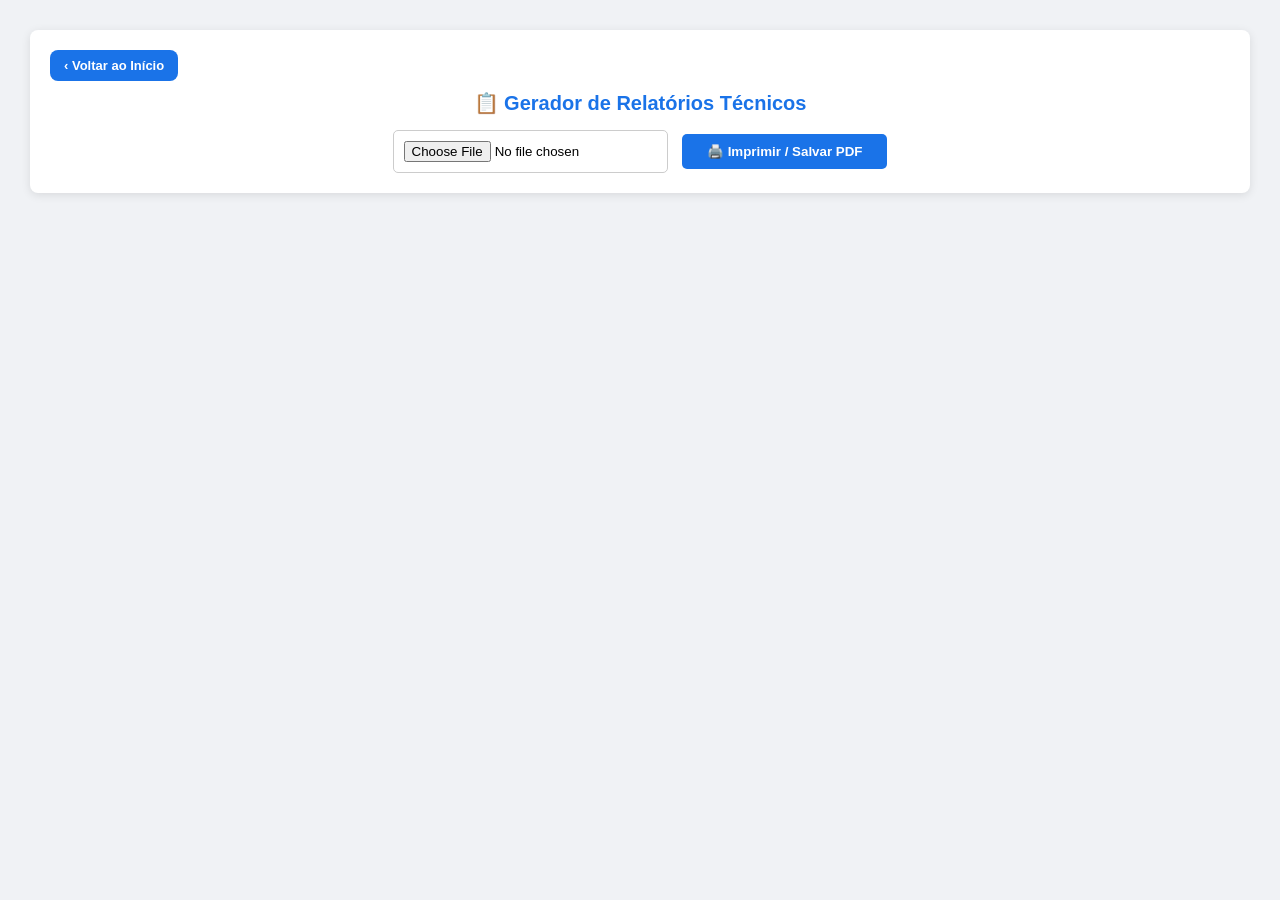
<file: visualizador.html>
<!DOCTYPE html>
<html lang="pt-BR">
<head>
    <meta charset="UTF-8">
    <title>Relatórios de Vistoria - GeoSistema PRO</title>
    <style>
        body { font-family: 'Segoe UI', Tahoma, Geneva, Verdana, sans-serif; background-color: #f0f2f5; margin: 0; padding: 30px; }
        .no-print { background: white; padding: 20px; border-radius: 8px; margin-bottom: 30px; text-align: center; box-shadow: 0 2px 10px rgba(0,0,0,0.1); }
        .no-print h1 { margin: 0 0 15px 0; color: #1a73e8; font-size: 20px; }
        .pagina-a4 { background: white; width: 210mm; min-height: 290mm; padding: 15mm; margin: 0 auto 20px auto; border: 1px solid #ddd; box-sizing: border-box; page-break-after: always; box-shadow: 0 0 10px rgba(0,0,0,0.05); }

        /* Cabeçalho */
        .header { border-bottom: 3px solid #1a73e8; padding-bottom: 10px; margin-bottom: 20px; }
        .header h1 { color: #1a73e8; margin: 0 0 4px 0; font-size: 20px; }
        .header .subtitulo { color: #555; font-size: 13px; margin: 0; }
        .header-meta { display: flex; justify-content: space-between; margin-top: 8px; font-size: 12px; color: #777; }

        /* Badge de urgência */
        .badge-urgencia { display: inline-block; padding: 3px 10px; border-radius: 20px; font-size: 12px; font-weight: bold; }
        .badge-Normal   { background: #e8f5e9; color: #2e7d32; }
        .badge-Atencao  { background: #fff8e1; color: #f57f17; }
        .badge-Urgente  { background: #ffebee; color: #c62828; }

        /* Grid de dados técnicos */
        .grid-tecnico { display: grid; grid-template-columns: 1fr 1fr; gap: 8px 20px; background: #f8f9fa; padding: 15px; border-radius: 5px; font-size: 13px; border: 1px solid #eee; margin-bottom: 16px; }
        .campo { display: flex; gap: 5px; }
        .campo .label { font-weight: bold; color: #333; white-space: nowrap; }
        .campo .valor { color: #555; }

        /* Boxes de listas */
        .info-box { margin: 0 0 14px 0; padding: 12px 15px; font-size: 13px; border-radius: 0 5px 5px 0; }
        .box-verde    { border-left: 5px solid #27ae60; background: #fafffa; }
        .box-verde b  { color: #1e8449; }
        .box-laranja  { border-left: 5px solid #f39c12; background: #fffdf5; }
        .box-laranja b{ color: #b7770d; }
        .box-azul     { border-left: 5px solid #1a73e8; background: #f0f7ff; }
        .box-azul b   { color: #1558b0; }
        .box-vermelho { border-left: 5px solid #d63031; background: #fff5f5; }
        .box-vermelho b { color: #b71c1c; }

        /* Fotos */
        .foto-grid { display: grid; grid-template-columns: 1fr 1fr; gap: 15px; margin-top: 10px; }
        .foto-card { border: 1px solid #ddd; padding: 5px; text-align: center; background: #fff; border-radius: 3px; }
        .foto-card img { width: 100%; height: 200px; object-fit: cover; border-radius: 2px; display: block; }
        .foto-card span { display: block; font-size: 11px; font-weight: bold; color: #555; margin-top: 6px; text-transform: uppercase; letter-spacing: 0.5px; }
        .foto-card.critica { border-color: #e74c3c; }
        .foto-card.critica span { color: #e74c3c; }

        .secao-titulo { color: #1a73e8; border-bottom: 1px solid #eee; padding-bottom: 5px; margin: 20px 0 10px 0; font-size: 14px; }
        .secao-titulo.critica { color: #e74c3c; border-bottom-color: #fcc; }

        @media print {
            .no-print { display: none; }
            body { padding: 0; background: white; }
            .pagina-a4 { border: none; margin: 0; width: 100%; box-shadow: none; padding: 10mm; }
        }
    </style>
  <!-- ══ PWA GeoSistema PRO ══ -->
  <link rel="manifest" href="./manifest.json">
  <meta name="theme-color" content="#1a73e8">
  <meta name="mobile-web-app-capable" content="yes">
  <meta name="apple-mobile-web-app-capable" content="yes">
  <meta name="apple-mobile-web-app-status-bar-style" content="black-translucent">
  <meta name="apple-mobile-web-app-title" content="GeoSistema PRO">
  <link rel="apple-touch-icon" href="./assets/icon-192.png">
  <script>
    if ('serviceWorker' in navigator) {
      window.addEventListener('load', () => {
        navigator.serviceWorker.register('./sw.js')
          .then(r => console.log('SW registrado:', r.scope))
          .catch(e => console.warn('SW falhou:', e));
      });
    }
  </script>
</head>
<body>
    <div class="no-print">
        <div style="text-align:left;margin-bottom:10px;"><a href="./home.html" style="display:inline-flex;align-items:center;gap:6px;padding:8px 14px;background:#1a73e8;color:#fff;border-radius:8px;text-decoration:none;font-family:sans-serif;font-size:13px;font-weight:600;">‹ Voltar ao Início</a></div>
    
        <h1>📋 Gerador de Relatórios Técnicos</h1>
        <input type="file" id="inputJson" accept=".json" style="padding: 10px; border: 1px solid #ccc; border-radius: 5px;">
        <button onclick="window.print()" style="padding: 10px 25px; background: #1a73e8; color: white; border: none; border-radius: 5px; cursor: pointer; font-weight: bold; margin-left: 10px;">🖨️ Imprimir / Salvar PDF</button>
    </div>
    <div id="containerRelatorios"></div>

    <script>
        document.getElementById('inputJson').addEventListener('change', function(e) {
            const reader = new FileReader();
            reader.onload = function(event) {
                try {
                    const dados = JSON.parse(event.target.result);
                    const vistorias = Array.isArray(dados) ? dados : [dados];
                    const container = document.getElementById('containerRelatorios');
                    container.innerHTML = '';

                    vistorias.forEach(v => {

                        // Badge de urgência
                        const urgencia = v.nivelUrgencia || 'Normal';
                        const badgeClass = urgencia === 'Urgente' ? 'badge-Urgente' : urgencia === 'Atenção' ? 'badge-Atencao' : 'badge-Normal';
                        const badgeHtml = `<span class="badge-urgencia ${badgeClass}">${urgencia}</span>`;

                        // Campos técnicos
                        const campos = [
                            { label: 'Bairro',        valor: v.bairro },
                            { label: 'Zoneamento',     valor: v.zoneamento },
                            { label: 'Estrutura',      valor: v.tipoEstrutura },
                            { label: 'Corredores',     valor: v.espacamentoCorredores },
                            { label: 'Piso',           valor: v.situacaoPiso },
                            { label: 'Pintura',        valor: v.situacaoPintura },
                            { label: 'Cobertura',      valor: v.condicaoCobertura },
                            { label: 'Acessibilidade', valor: v.acessibilidade },
                            { label: 'Alvará',         valor: v.possuiAlvara },
                            { label: 'AVCB',           valor: v.avcb },
                            { label: 'Estacionamento', valor: v.possuiEstacionamento },
                            { label: 'Data',           valor: v.data },
                        ];

                        const gridHtml = campos
                            .filter(c => c.valor)
                            .map(c => `<div class="campo"><span class="label">${c.label}:</span><span class="valor">${c.valor}</span></div>`)
                            .join('');

                        // Apontamentos (recuos, área de risco)
                        const apontamentosHtml = (v.apontamento && v.apontamento.length > 0)
                            ? `<div class="info-box box-vermelho"><b>⚠️ Apontamentos:</b> ${v.apontamento.join(' • ')}</div>`
                            : '';

                        // Dependências
                        const dependenciasHtml = (v.dependencia && v.dependencia.length > 0)
                            ? `<div class="info-box box-azul"><b>🏛️ Dependências:</b> ${v.dependencia.join(' • ')}</div>`
                            : '';

                        // Checklist de serviços
                        const servicos = (v.servico && v.servico.length > 0)
                            ? v.servico.join(', ')
                            : 'Nenhum serviço marcado';

                        // Observações — suporte a ambos os campos
                        const obsTexto = v.servicoExecutado || v.observacoes || '';
                        const obsHtml = obsTexto
                            ? `<div class="info-box box-laranja"><b>Observações:</b> ${obsTexto}</div>`
                            : '';

                        let html = `<div class="pagina-a4">
                            <div class="header">
                                <h1>Relatório de Manutenção ${badgeHtml}</h1>
                                <p class="subtitulo">Simões Filho</p>
                                <div class="header-meta">
                                    <span><b>ID:</b> ${v.codigoEdificacao || '—'}</span>
                                    <span>${v.data || ''}</span>
                                </div>
                            </div>

                            <div class="grid-tecnico">${gridHtml}</div>

                            ${apontamentosHtml}
                            ${dependenciasHtml}

                            <div class="info-box box-verde"><b>Checklist:</b> ${servicos}</div>

                            ${obsHtml}

                            <h3 class="secao-titulo">📷 Anexo Fotográfico</h3>
                            <div class="foto-grid">`;

                        // ── Fotos fixas (campos individuais, formato legado) ──
                        const fixas = {
                            imagemFachada: 'Fachada',
                            imagemPiso:    'Piso',
                            imagemQuadro:  'Elétrica',
                            imagemForro:   'Forro',
                            imagemPintura: 'Pintura',
                            imagemAcesso:  'Acesso'
                        };

                        Object.entries(fixas).forEach(([key, label]) => {
                            if (v[key]) {
                                html += `<div class="foto-card">
                                    <img src="${v[key]}" alt="${label}">
                                    <span>${label}</span>
                                </div>`;
                            }
                        });

                        // ── CORREÇÃO: fotosManutencao (array de base64) ──
                        const fotosManutencao = v.fotosManutencao || [];
                        fotosManutencao.forEach((src, i) => {
                            if (src) {
                                html += `<div class="foto-card">
                                    <img src="${src}" alt="Foto ${i + 1}">
                                    <span>Foto ${i + 1}</span>
                                </div>`;
                            }
                        });

                        html += `</div>`;

                        // ── Fotos extras / ocorrências críticas ──
                        if (v.fotosAdicionais && v.fotosAdicionais.length > 0) {
                            html += `<h3 class="secao-titulo critica">⚠️ Ocorrências Críticas</h3>
                                     <div class="foto-grid">`;
                            v.fotosAdicionais.forEach((f, i) => {
                                html += `<div class="foto-card critica">
                                    <img src="${f}" alt="Ocorrência ${i + 1}">
                                    <span>Evidência ${i + 1}</span>
                                </div>`;
                            });
                            html += `</div>`;
                        }

                        html += `</div>`;
                        container.innerHTML += html;
                    });

                } catch (err) {
                    alert("❌ Erro ao ler o arquivo JSON. Verifique se o arquivo está correto.");
                    console.error(err);
                }
            };
            reader.readAsText(e.target.files[0]);
        });
    </script>
</body>
</html>
</file>
